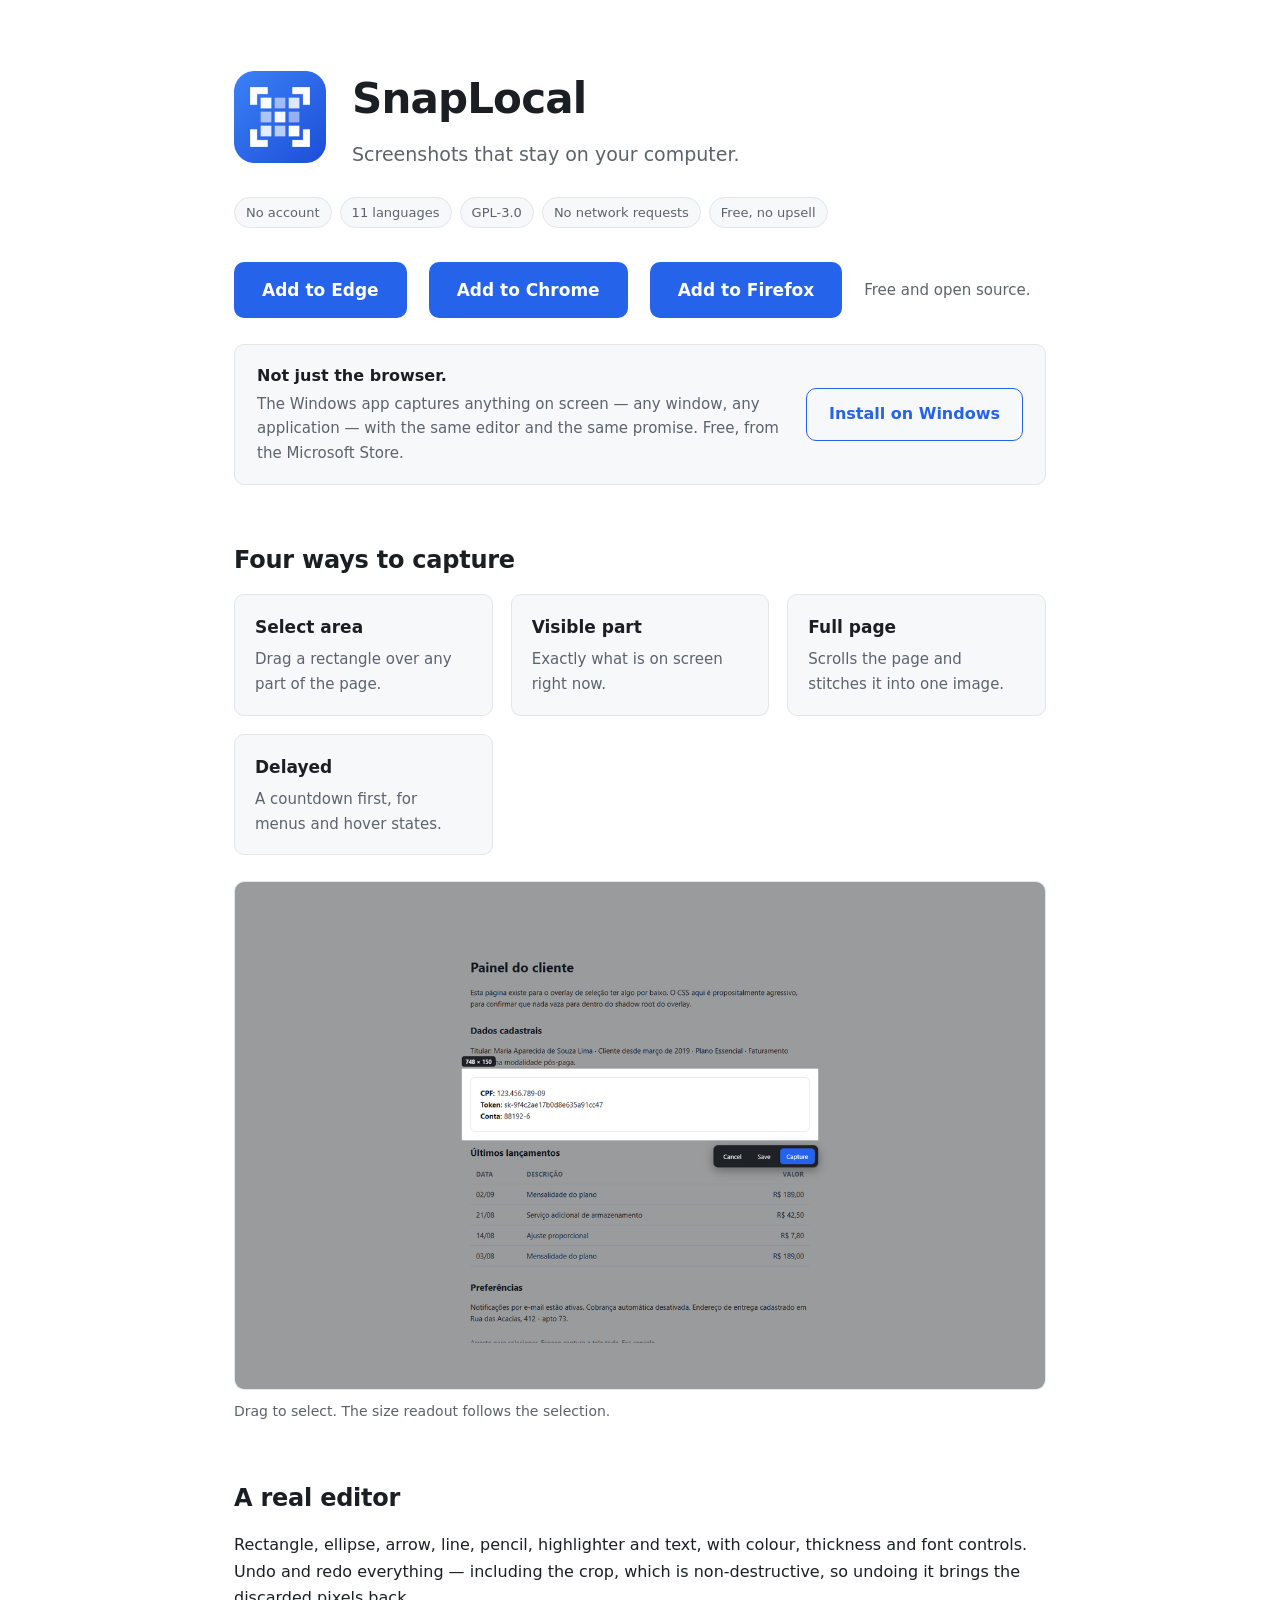
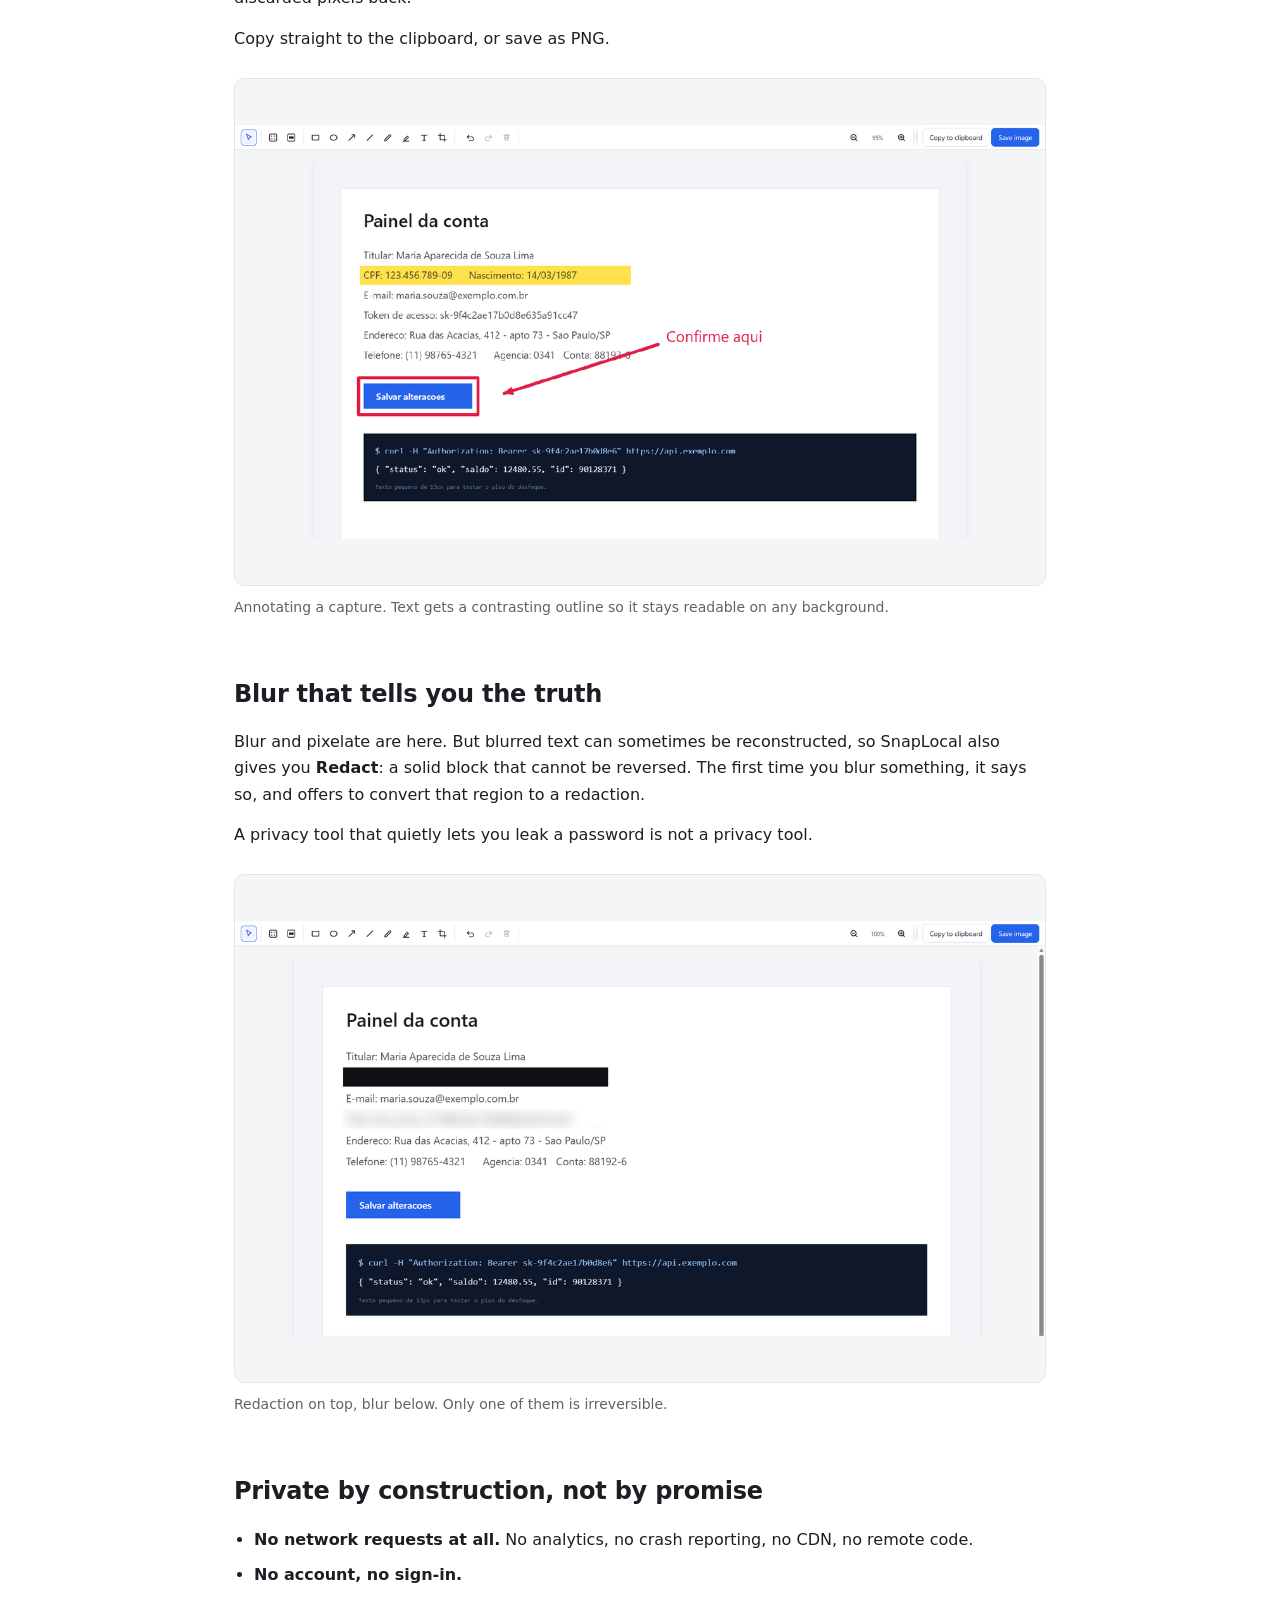
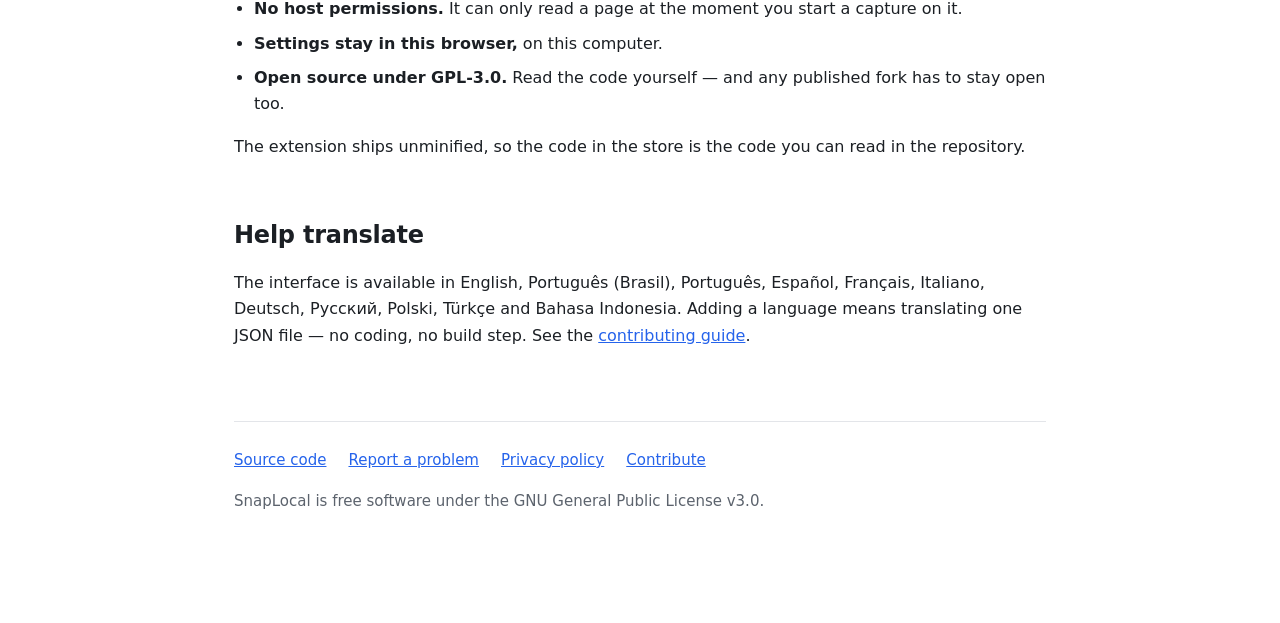
<file: docs/index.html>
<!doctype html>
<html lang="en">
<head>
<meta charset="utf-8">
<meta name="viewport" content="width=device-width, initial-scale=1">
<title>SnapLocal — screenshots that stay on your computer</title>
<meta name="description" content="Capture, annotate and blur screenshots in your browser, or anywhere on your Windows desktop. 100% local: no account, no cloud, no tracking, no network requests.">
<link rel="icon" href="store-assets/logo-300.png">
<style>
  :root {
    --bg: #ffffff; --surface: #f7f8fa; --border: #e3e5e9;
    --text: #1b1f24; --dim: #5c636d; --accent: #2563eb; --accent-soft: #eff4ff;
    color-scheme: light;
  }
  @media (prefers-color-scheme: dark) {
    :root {
      --bg: #16181d; --surface: #1e2126; --border: #32363d;
      --text: #e8eaed; --dim: #9aa1ab; --accent: #6b9bff; --accent-soft: #1d2740;
      color-scheme: dark;
    }
  }
  * { box-sizing: border-box; }
  body {
    margin: 0; background: var(--bg); color: var(--text);
    font: 16px/1.65 "Segoe UI", system-ui, -apple-system, sans-serif;
  }
  main { max-width: 860px; margin: 0 auto; padding: 64px 24px 96px; }

  .hero { display: flex; gap: 26px; align-items: center; margin-bottom: 12px; }
  .hero img { width: 92px; height: 92px; flex: none; }
  h1 { font-size: 42px; margin: 0; letter-spacing: -.02em; }
  .tagline { font-size: 19px; color: var(--dim); margin: 6px 0 0; }

  .badges { display: flex; flex-wrap: wrap; gap: 8px; margin: 26px 0 0; }
  .badge {
    font-size: 13px; padding: 4px 11px; border-radius: 999px;
    background: var(--surface); border: 1px solid var(--border); color: var(--dim);
  }

  .install { margin: 34px 0 8px; display: flex; align-items: center;
             gap: 22px; flex-wrap: wrap; }
  .button {
    display: inline-block; background: var(--accent); color: #fff;
    text-decoration: none; font-size: 17px; font-weight: 600;
    padding: 14px 28px; border-radius: 10px;
  }
  .button:hover { filter: brightness(1.08); }
  .note { margin: 0; color: var(--dim); font-size: 15px; }

  /* O app não é um quarto navegador: os três botões acima significam "adicione
     ao navegador que você está usando", e este significa outra coisa. Numa
     faixa própria, com botão de contorno, ninguém clica nele achando que
     instala a extensão. */
  .desktop {
    margin: 26px 0 0; padding: 18px 22px; display: flex; align-items: center;
    gap: 16px 22px; flex-wrap: wrap;
    background: var(--surface); border: 1px solid var(--border); border-radius: 10px;
  }
  .desktop > div { flex: 1 1 340px; }
  .desktop strong { display: block; margin-bottom: 2px; }
  .button.ghost {
    background: transparent; color: var(--accent);
    border: 1px solid var(--accent); padding: 12px 22px; font-size: 16px;
  }
  .button.ghost:hover { background: var(--accent-soft); filter: none; }

  h2 { font-size: 24px; margin: 56px 0 14px; letter-spacing: -.01em; }
  h3 { font-size: 17px; margin: 0 0 6px; }
  p { margin: 0 0 14px; }

  .grid { display: grid; gap: 18px; grid-template-columns: repeat(auto-fit, minmax(240px, 1fr)); }
  .cell {
    background: var(--surface); border: 1px solid var(--border);
    border-radius: 10px; padding: 18px 20px;
  }
  .cell p { margin: 0; color: var(--dim); font-size: 15px; }

  figure { margin: 26px 0; }
  figure img {
    width: 100%; border: 1px solid var(--border); border-radius: 10px; display: block;
  }
  figcaption { color: var(--dim); font-size: 14px; margin-top: 10px; }

  ul { padding-left: 20px; }
  li { margin: 8px 0; }
  a { color: var(--accent); }

  footer {
    margin-top: 72px; padding-top: 26px; border-top: 1px solid var(--border);
    color: var(--dim); font-size: 15px;
  }
  .links { display: flex; flex-wrap: wrap; gap: 10px 22px; margin-bottom: 16px; }
</style>
</head>
<body>
<main>

  <div class="hero">
    <img src="store-assets/logo-300.png" alt="">
    <div>
      <h1>SnapLocal</h1>
      <p class="tagline">Screenshots that stay on your computer.</p>
    </div>
  </div>

  <div class="badges">
    <span class="badge">No account</span>
    <span class="badge">11 languages</span>
    <span class="badge">GPL-3.0</span>
    <span class="badge">No network requests</span>
    <span class="badge">Free, no upsell</span>
  </div>

  <div class="install">
    <a class="button" href="https://microsoftedge.microsoft.com/addons/detail/bpenklkjkfmcmkbeggldokggnjpgfndn">Add to Edge</a>
    <a class="button" href="https://chromewebstore.google.com/detail/lbiffdmehabmombfigmpmfgidngiphnh">Add to Chrome</a>
    <a class="button" href="https://addons.mozilla.org/firefox/addon/snaplocal/">Add to Firefox</a>
    <p class="note">Free and open source.</p>
  </div>

  <div class="desktop">
    <div>
      <strong>Not just the browser.</strong>
      <p class="note">The Windows app captures anything on screen — any window, any
      application — with the same editor and the same promise. Free, from the
      Microsoft Store.</p>
    </div>
    <a class="button ghost" href="https://apps.microsoft.com/detail/9p5kccgm2bk7">Install on Windows</a>
  </div>

  <h2>Four ways to capture</h2>
  <div class="grid">
    <div class="cell">
      <h3>Select area</h3>
      <p>Drag a rectangle over any part of the page.</p>
    </div>
    <div class="cell">
      <h3>Visible part</h3>
      <p>Exactly what is on screen right now.</p>
    </div>
    <div class="cell">
      <h3>Full page</h3>
      <p>Scrolls the page and stitches it into one image.</p>
    </div>
    <div class="cell">
      <h3>Delayed</h3>
      <p>A countdown first, for menus and hover states.</p>
    </div>
  </div>

  <figure>
    <img src="store-assets/screenshots/01-area-selecionada-1280x800.png"
         alt="Selecting a region of a page, with the rest of the page dimmed">
    <figcaption>Drag to select. The size readout follows the selection.</figcaption>
  </figure>

  <h2>A real editor</h2>
  <p>Rectangle, ellipse, arrow, line, pencil, highlighter and text, with colour,
  thickness and font controls. Undo and redo everything — including the crop,
  which is non-destructive, so undoing it brings the discarded pixels back.</p>
  <p>Copy straight to the clipboard, or save as PNG.</p>

  <figure>
    <img src="store-assets/screenshots/04-anotacoes-1280x800.png"
         alt="The editor with a highlight, a rectangle, an arrow and a text label">
    <figcaption>Annotating a capture. Text gets a contrasting outline so it stays
    readable on any background.</figcaption>
  </figure>

  <h2>Blur that tells you the truth</h2>
  <p>Blur and pixelate are here. But blurred text can sometimes be
  reconstructed, so SnapLocal also gives you <strong>Redact</strong>: a solid
  block that cannot be reversed. The first time you blur something, it says so,
  and offers to convert that region to a redaction.</p>
  <p>A privacy tool that quietly lets you leak a password is not a privacy
  tool.</p>

  <figure>
    <img src="store-assets/screenshots/02-borrao-e-tarja-1280x800.png"
         alt="A capture with one line redacted behind a solid bar and another blurred">
    <figcaption>Redaction on top, blur below. Only one of them is irreversible.</figcaption>
  </figure>

  <h2>Private by construction, not by promise</h2>
  <ul>
    <li><strong>No network requests at all.</strong> No analytics, no crash
    reporting, no CDN, no remote code.</li>
    <li><strong>No account, no sign-in.</strong></li>
    <li><strong>No host permissions.</strong> It can only read a page at the
    moment you start a capture on it.</li>
    <li><strong>Settings stay in this browser,</strong> on this computer.</li>
    <li><strong>Open source under GPL-3.0.</strong> Read the code yourself — and
    any published fork has to stay open too.</li>
  </ul>
  <p>The extension ships unminified, so the code in the store is the code you
  can read in the repository.</p>

  <h2>Help translate</h2>
  <p>The interface is available in English, Português (Brasil), Português,
  Español, Français, Italiano, Deutsch, Русский, Polski, Türkçe and Bahasa
  Indonesia. Adding a language means translating one JSON file — no coding, no
  build step. See the
  <a href="https://github.com/Peiterc/snaplocal/blob/main/CONTRIBUTING.md">contributing
  guide</a>.</p>

  <footer>
    <div class="links">
      <a href="https://github.com/Peiterc/snaplocal">Source code</a>
      <a href="https://github.com/Peiterc/snaplocal/issues">Report a problem</a>
      <a href="privacy.html">Privacy policy</a>
      <a href="https://github.com/Peiterc/snaplocal/blob/main/CONTRIBUTING.md">Contribute</a>
    </div>
    <p>SnapLocal is free software under the GNU General Public License v3.0.</p>
  </footer>

</main>
</body>
</html>
</file>
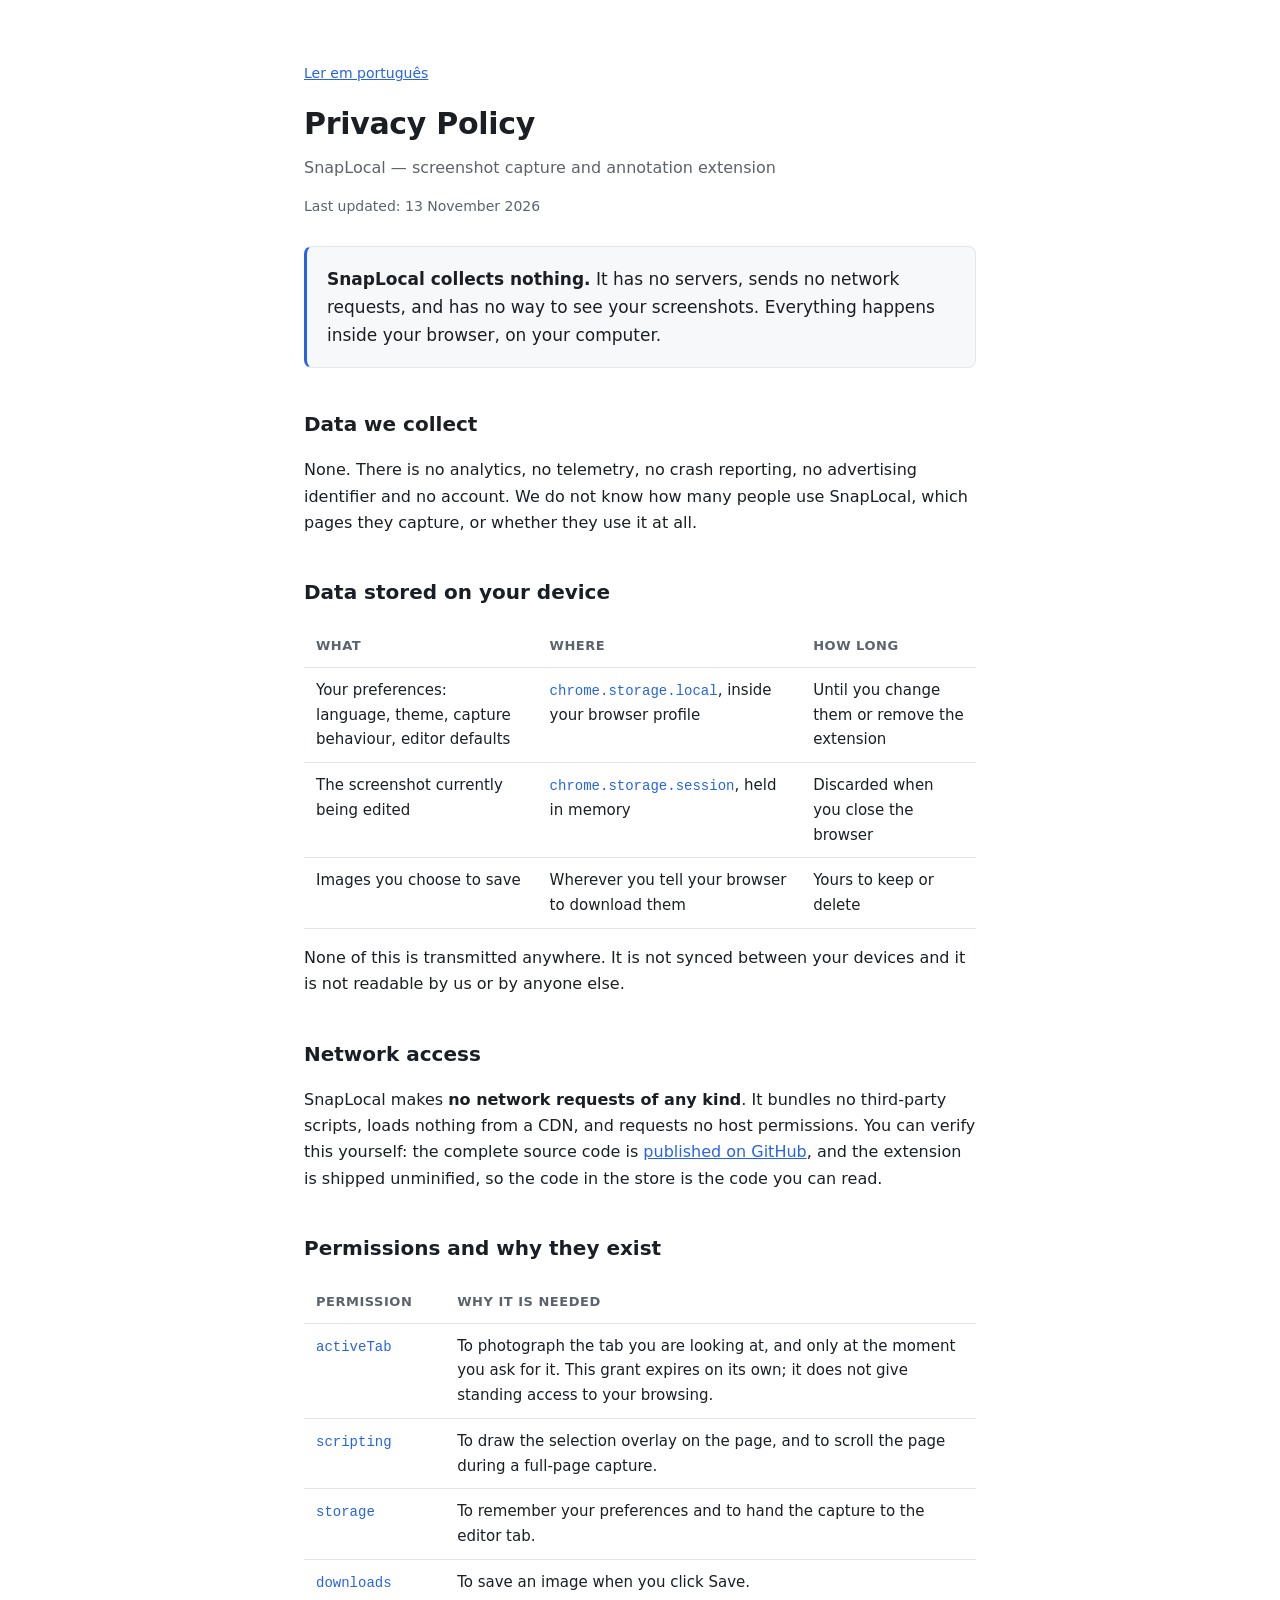
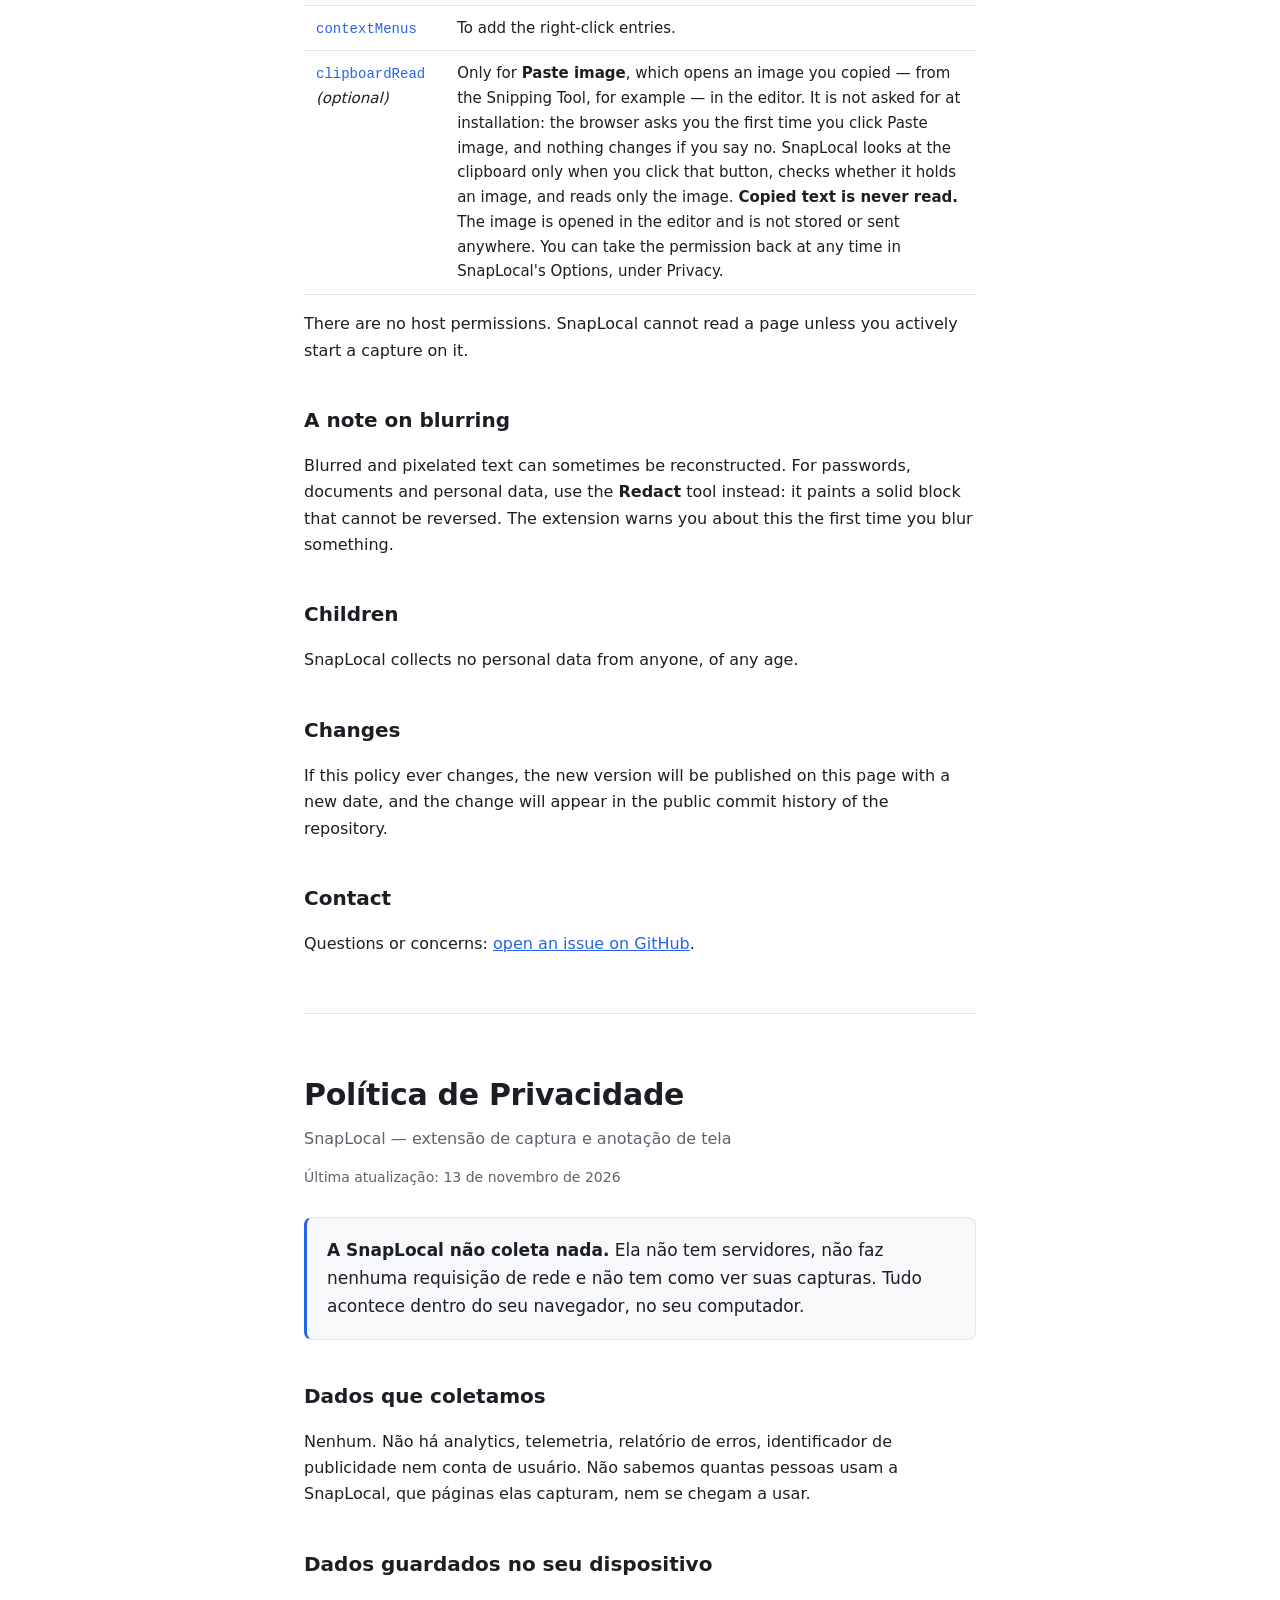
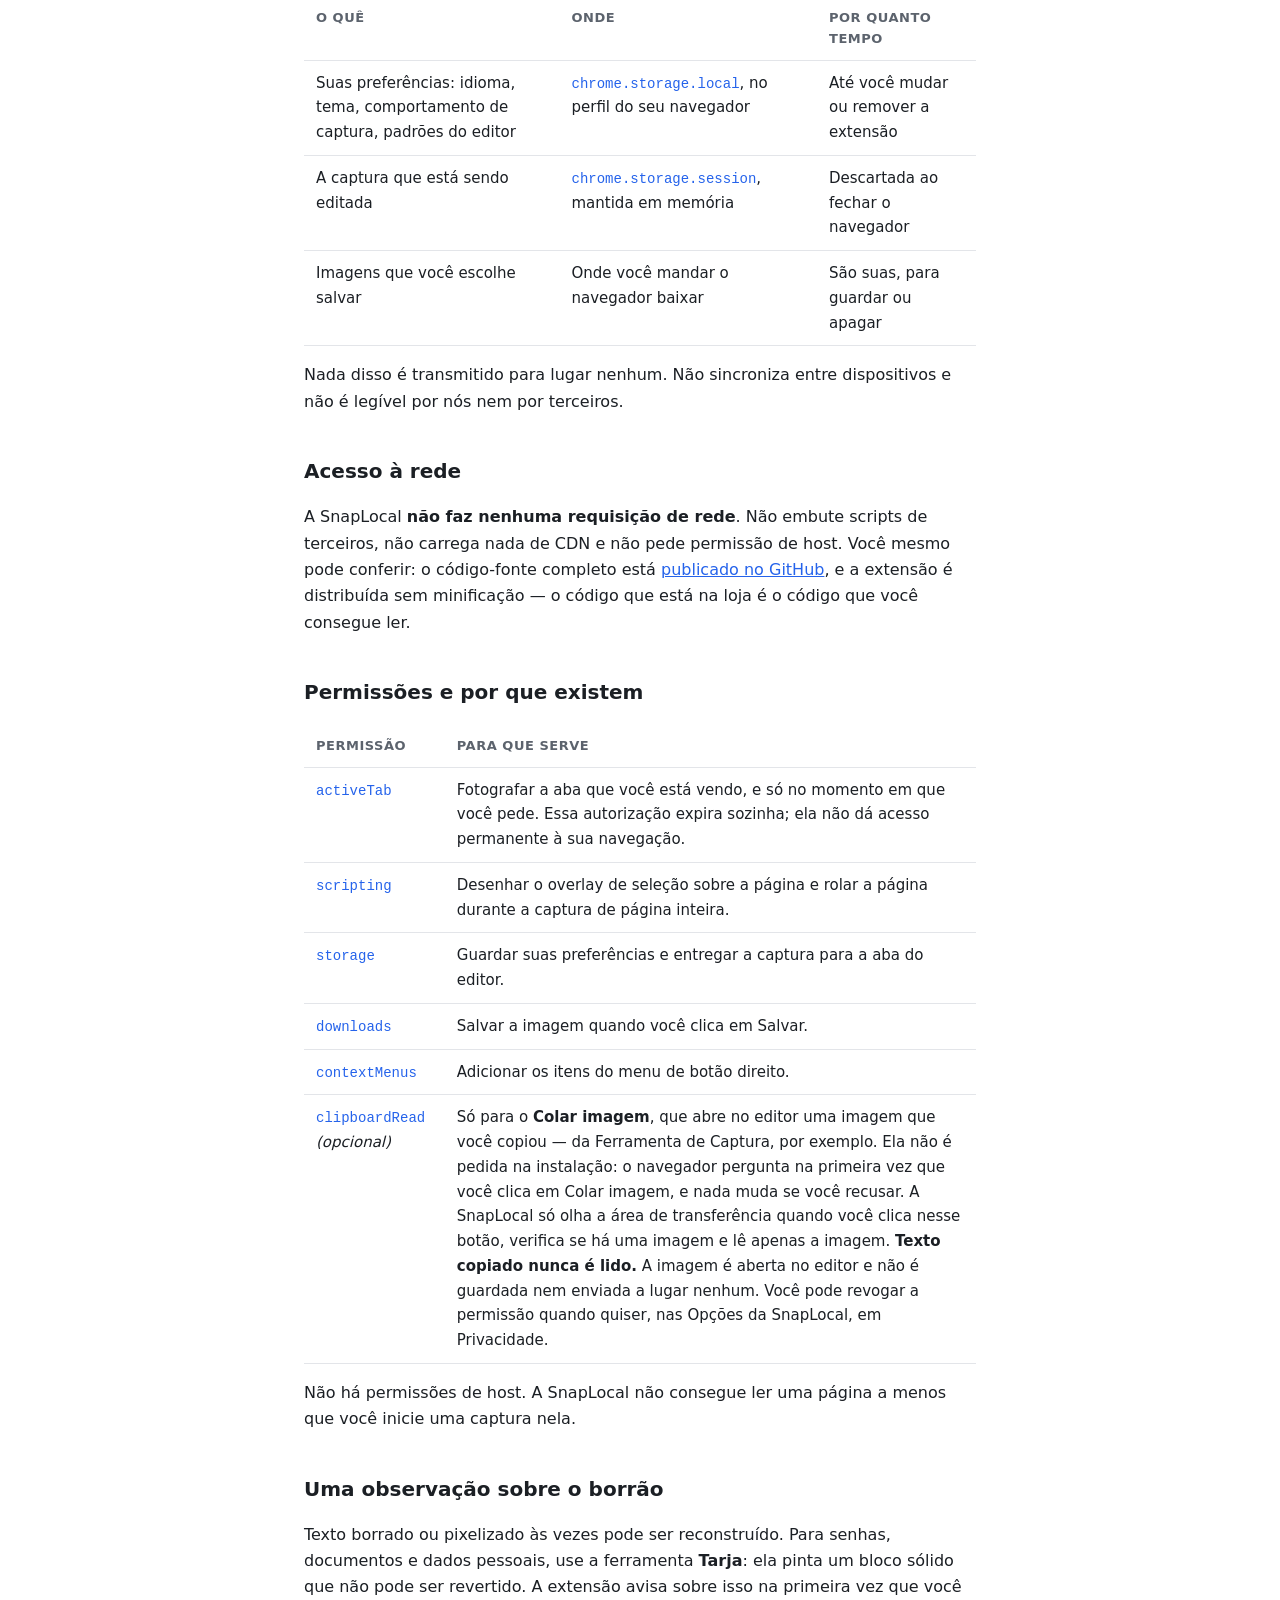
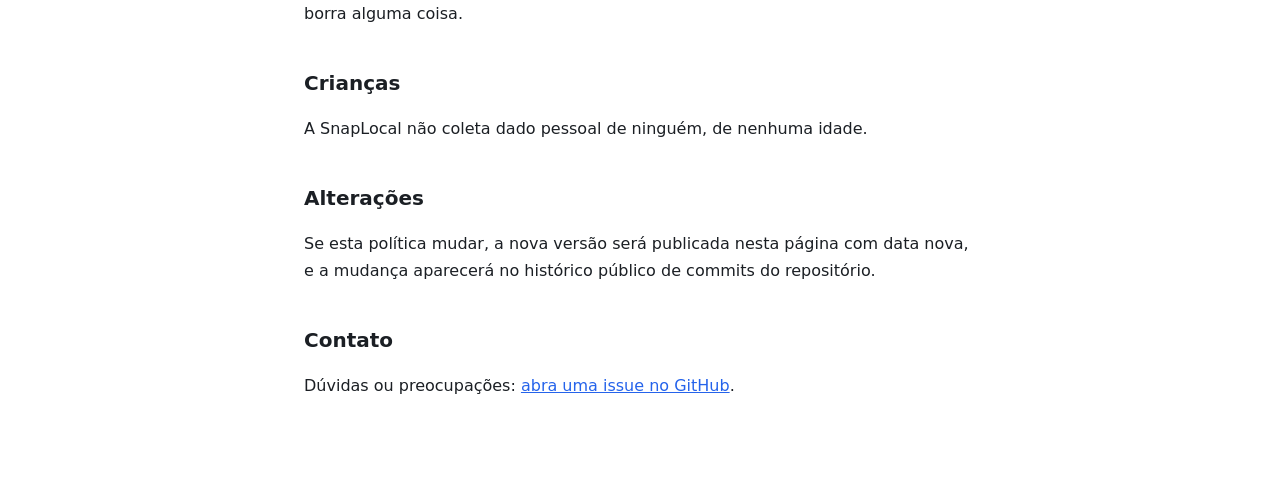
<file: docs/privacy.html>
<!doctype html>
<html lang="en">
<head>
<meta charset="utf-8">
<meta name="viewport" content="width=device-width, initial-scale=1">
<title>SnapLocal — Privacy Policy</title>
<style>
  :root {
    --bg: #ffffff; --surface: #f7f8fa; --border: #e3e5e9;
    --text: #1b1f24; --dim: #5c636d; --accent: #2563eb;
    color-scheme: light;
  }
  @media (prefers-color-scheme: dark) {
    :root {
      --bg: #16181d; --surface: #1e2126; --border: #32363d;
      --text: #e8eaed; --dim: #9aa1ab; --accent: #6b9bff;
      color-scheme: dark;
    }
  }
  * { box-sizing: border-box; }
  body {
    margin: 0; background: var(--bg); color: var(--text);
    font: 16px/1.65 "Segoe UI", system-ui, -apple-system, sans-serif;
  }
  main { max-width: 720px; margin: 0 auto; padding: 48px 24px 80px; }
  h1 { font-size: 30px; margin: 0 0 6px; letter-spacing: -.01em; }
  h2 { font-size: 20px; margin: 40px 0 12px; }
  .sub { color: var(--dim); margin: 0 0 8px; }
  .date { color: var(--dim); font-size: 14px; }
  .lede {
    background: var(--surface); border: 1px solid var(--border);
    border-left: 3px solid var(--accent); border-radius: 8px;
    padding: 18px 20px; margin: 28px 0;
  }
  .lede p { margin: 0; font-size: 17px; }
  table { border-collapse: collapse; width: 100%; margin: 16px 0; font-size: 15px; }
  th, td { text-align: left; padding: 10px 12px; border-bottom: 1px solid var(--border); vertical-align: top; }
  th { font-size: 13px; text-transform: uppercase; letter-spacing: .04em; color: var(--dim); }
  code { font: 14px ui-monospace, Consolas, monospace; color: var(--accent); }
  a { color: var(--accent); }
  ul { padding-left: 20px; }
  li { margin: 6px 0; }
  hr { border: 0; border-top: 1px solid var(--border); margin: 56px 0; }
  .nav { font-size: 14px; color: var(--dim); }
</style>
</head>
<body>
<main>

<p class="nav"><a href="#pt">Ler em português</a></p>

<h1>Privacy Policy</h1>
<p class="sub">SnapLocal — screenshot capture and annotation extension</p>
<p class="date">Last updated: 13 November 2026</p>

<div class="lede">
  <p><strong>SnapLocal collects nothing.</strong> It has no servers, sends no
  network requests, and has no way to see your screenshots. Everything happens
  inside your browser, on your computer.</p>
</div>

<h2>Data we collect</h2>
<p>None. There is no analytics, no telemetry, no crash reporting, no advertising
identifier and no account. We do not know how many people use SnapLocal, which
pages they capture, or whether they use it at all.</p>

<h2>Data stored on your device</h2>
<table>
  <tr><th>What</th><th>Where</th><th>How long</th></tr>
  <tr>
    <td>Your preferences: language, theme, capture behaviour, editor defaults</td>
    <td><code>chrome.storage.local</code>, inside your browser profile</td>
    <td>Until you change them or remove the extension</td>
  </tr>
  <tr>
    <td>The screenshot currently being edited</td>
    <td><code>chrome.storage.session</code>, held in memory</td>
    <td>Discarded when you close the browser</td>
  </tr>
  <tr>
    <td>Images you choose to save</td>
    <td>Wherever you tell your browser to download them</td>
    <td>Yours to keep or delete</td>
  </tr>
</table>
<p>None of this is transmitted anywhere. It is not synced between your devices
and it is not readable by us or by anyone else.</p>

<h2>Network access</h2>
<p>SnapLocal makes <strong>no network requests of any kind</strong>. It bundles
no third-party scripts, loads nothing from a CDN, and requests no host
permissions. You can verify this yourself: the complete source code is
<a href="https://github.com/Peiterc/snaplocal">published on GitHub</a>, and the
extension is shipped unminified, so the code in the store is the code you can
read.</p>

<h2>Permissions and why they exist</h2>
<table>
  <tr><th>Permission</th><th>Why it is needed</th></tr>
  <tr>
    <td><code>activeTab</code></td>
    <td>To photograph the tab you are looking at, and only at the moment you ask
    for it. This grant expires on its own; it does not give standing access to
    your browsing.</td>
  </tr>
  <tr>
    <td><code>scripting</code></td>
    <td>To draw the selection overlay on the page, and to scroll the page during
    a full-page capture.</td>
  </tr>
  <tr>
    <td><code>storage</code></td>
    <td>To remember your preferences and to hand the capture to the editor tab.</td>
  </tr>
  <tr>
    <td><code>downloads</code></td>
    <td>To save an image when you click Save.</td>
  </tr>
  <tr>
    <td><code>contextMenus</code></td>
    <td>To add the right-click entries.</td>
  </tr>
  <tr>
    <td><code>clipboardRead</code> <em>(optional)</em></td>
    <td>Only for <strong>Paste image</strong>, which opens an image you copied
    — from the Snipping Tool, for example — in the editor. It is not asked for
    at installation: the browser asks you the first time you click Paste image,
    and nothing changes if you say no. SnapLocal looks at the clipboard only
    when you click that button, checks whether it holds an image, and reads only
    the image. <strong>Copied text is never read.</strong> The image is opened
    in the editor and is not stored or sent anywhere. You can take the
    permission back at any time in SnapLocal's Options, under Privacy.</td>
  </tr>
</table>
<p>There are no host permissions. SnapLocal cannot read a page unless you
actively start a capture on it.</p>

<h2>A note on blurring</h2>
<p>Blurred and pixelated text can sometimes be reconstructed. For passwords,
documents and personal data, use the <strong>Redact</strong> tool instead: it
paints a solid block that cannot be reversed. The extension warns you about this
the first time you blur something.</p>

<h2>Children</h2>
<p>SnapLocal collects no personal data from anyone, of any age.</p>

<h2>Changes</h2>
<p>If this policy ever changes, the new version will be published on this page
with a new date, and the change will appear in the public commit history of the
repository.</p>

<h2>Contact</h2>
<p>Questions or concerns:
<a href="https://github.com/Peiterc/snaplocal/issues">open an issue on GitHub</a>.</p>

<hr>

<h1 id="pt">Política de Privacidade</h1>
<p class="sub">SnapLocal — extensão de captura e anotação de tela</p>
<p class="date">Última atualização: 13 de novembro de 2026</p>

<div class="lede">
  <p><strong>A SnapLocal não coleta nada.</strong> Ela não tem servidores, não
  faz nenhuma requisição de rede e não tem como ver suas capturas. Tudo acontece
  dentro do seu navegador, no seu computador.</p>
</div>

<h2>Dados que coletamos</h2>
<p>Nenhum. Não há analytics, telemetria, relatório de erros, identificador de
publicidade nem conta de usuário. Não sabemos quantas pessoas usam a SnapLocal,
que páginas elas capturam, nem se chegam a usar.</p>

<h2>Dados guardados no seu dispositivo</h2>
<table>
  <tr><th>O quê</th><th>Onde</th><th>Por quanto tempo</th></tr>
  <tr>
    <td>Suas preferências: idioma, tema, comportamento de captura, padrões do editor</td>
    <td><code>chrome.storage.local</code>, no perfil do seu navegador</td>
    <td>Até você mudar ou remover a extensão</td>
  </tr>
  <tr>
    <td>A captura que está sendo editada</td>
    <td><code>chrome.storage.session</code>, mantida em memória</td>
    <td>Descartada ao fechar o navegador</td>
  </tr>
  <tr>
    <td>Imagens que você escolhe salvar</td>
    <td>Onde você mandar o navegador baixar</td>
    <td>São suas, para guardar ou apagar</td>
  </tr>
</table>
<p>Nada disso é transmitido para lugar nenhum. Não sincroniza entre dispositivos
e não é legível por nós nem por terceiros.</p>

<h2>Acesso à rede</h2>
<p>A SnapLocal <strong>não faz nenhuma requisição de rede</strong>. Não embute
scripts de terceiros, não carrega nada de CDN e não pede permissão de host. Você
mesmo pode conferir: o código-fonte completo está
<a href="https://github.com/Peiterc/snaplocal">publicado no GitHub</a>, e a
extensão é distribuída sem minificação — o código que está na loja é o código
que você consegue ler.</p>

<h2>Permissões e por que existem</h2>
<table>
  <tr><th>Permissão</th><th>Para que serve</th></tr>
  <tr>
    <td><code>activeTab</code></td>
    <td>Fotografar a aba que você está vendo, e só no momento em que você pede.
    Essa autorização expira sozinha; ela não dá acesso permanente à sua
    navegação.</td>
  </tr>
  <tr>
    <td><code>scripting</code></td>
    <td>Desenhar o overlay de seleção sobre a página e rolar a página durante a
    captura de página inteira.</td>
  </tr>
  <tr>
    <td><code>storage</code></td>
    <td>Guardar suas preferências e entregar a captura para a aba do editor.</td>
  </tr>
  <tr>
    <td><code>downloads</code></td>
    <td>Salvar a imagem quando você clica em Salvar.</td>
  </tr>
  <tr>
    <td><code>contextMenus</code></td>
    <td>Adicionar os itens do menu de botão direito.</td>
  </tr>
  <tr>
    <td><code>clipboardRead</code> <em>(opcional)</em></td>
    <td>Só para o <strong>Colar imagem</strong>, que abre no editor uma imagem
    que você copiou — da Ferramenta de Captura, por exemplo. Ela não é pedida na
    instalação: o navegador pergunta na primeira vez que você clica em Colar
    imagem, e nada muda se você recusar. A SnapLocal só olha a área de
    transferência quando você clica nesse botão, verifica se há uma imagem e lê
    apenas a imagem. <strong>Texto copiado nunca é lido.</strong> A imagem é
    aberta no editor e não é guardada nem enviada a lugar nenhum. Você pode
    revogar a permissão quando quiser, nas Opções da SnapLocal, em
    Privacidade.</td>
  </tr>
</table>
<p>Não há permissões de host. A SnapLocal não consegue ler uma página a menos
que você inicie uma captura nela.</p>

<h2>Uma observação sobre o borrão</h2>
<p>Texto borrado ou pixelizado às vezes pode ser reconstruído. Para senhas,
documentos e dados pessoais, use a ferramenta <strong>Tarja</strong>: ela pinta
um bloco sólido que não pode ser revertido. A extensão avisa sobre isso na
primeira vez que você borra alguma coisa.</p>

<h2>Crianças</h2>
<p>A SnapLocal não coleta dado pessoal de ninguém, de nenhuma idade.</p>

<h2>Alterações</h2>
<p>Se esta política mudar, a nova versão será publicada nesta página com data
nova, e a mudança aparecerá no histórico público de commits do repositório.</p>

<h2>Contato</h2>
<p>Dúvidas ou preocupações:
<a href="https://github.com/Peiterc/snaplocal/issues">abra uma issue no GitHub</a>.</p>

</main>
</body>
</html>
</file>
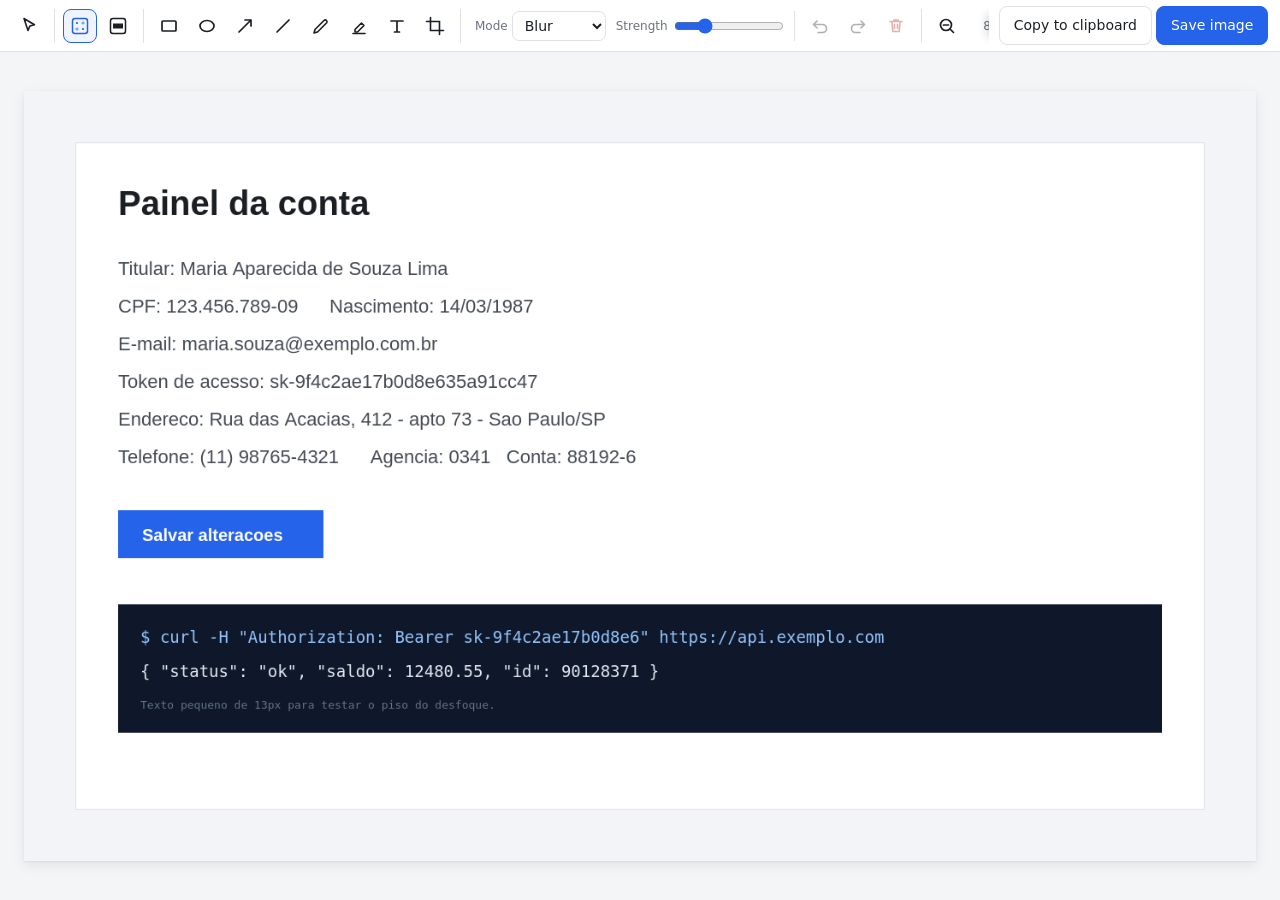
<file: tools/harness.html>
<!doctype html>
<html>
<head>
  <meta charset="utf-8">
  <title>SnapLocal harness</title>
  <!-- Everything below resolves against the real editor folder, so the harness
       loads the shipping HTML, CSS and JS instead of a copy that could drift. -->
  <base href="../extension/editor/">
</head>
<body>
<script type="module">
/**
 * Development harness: runs the real editor outside the extension.
 *
 * It stubs only the chrome.* surface the editor touches and feeds it a
 * synthetic screenshot, so the drawing tools, undo/redo, text editing and
 * export can be exercised in a plain browser. It is not part of the build.
 */

const store = { local: {}, session: {} };

function area(bag) {
  return {
    async get(query) {
      if (typeof query === 'string') return { [query]: bag[query] };
      if (Array.isArray(query)) return Object.fromEntries(query.map((k) => [k, bag[k]]));
      return { ...query, ...Object.fromEntries(Object.entries(bag).filter(([k]) => k in (query ?? {}))) };
    },
    async set(values) { Object.assign(bag, values); }
  };
}

/**
 * A stand-in screenshot, sized like a real one.
 *
 * The dimensions matter beyond looks: a small sample would sit in a sea of
 * empty stage inside a maximised editor, and the store screenshots taken from
 * it would be mostly blank. It also keeps small text in the frame, so blur
 * strength can still be judged by eye.
 */
function fakeCapture() {
  const c = document.createElement('canvas');
  c.width = 1440; c.height = 900;
  const x = c.getContext('2d');

  x.fillStyle = '#f2f4f8'; x.fillRect(0, 0, c.width, c.height);
  x.fillStyle = '#ffffff'; x.fillRect(60, 60, 1320, 780);
  x.strokeStyle = '#dfe3ea'; x.strokeRect(60.5, 60.5, 1319, 779);

  x.fillStyle = '#1b1f24';
  x.font = '600 40px "Segoe UI", sans-serif';
  x.fillText('Painel da conta', 110, 145);

  x.font = '22px "Segoe UI", sans-serif';
  x.fillStyle = '#454b54';
  const lines = [
    'Titular: Maria Aparecida de Souza Lima',
    'CPF: 123.456.789-09      Nascimento: 14/03/1987',
    'E-mail: maria.souza@exemplo.com.br',
    'Token de acesso: sk-9f4c2ae17b0d8e635a91cc47',
    'Endereco: Rua das Acacias, 412 - apto 73 - Sao Paulo/SP',
    'Telefone: (11) 98765-4321      Agencia: 0341   Conta: 88192-6'
  ];
  lines.forEach((line, i) => x.fillText(line, 110, 215 + i * 44));

  x.fillStyle = '#2563eb'; x.fillRect(110, 490, 240, 56);
  x.fillStyle = '#fff'; x.font = '600 20px "Segoe UI", sans-serif';
  x.fillText('Salvar alteracoes', 138, 526);

  x.fillStyle = '#0f172a'; x.fillRect(110, 600, 1220, 150);
  x.fillStyle = '#93c5fd'; x.font = '19px ui-monospace, Consolas, monospace';
  x.fillText('$ curl -H "Authorization: Bearer sk-9f4c2ae17b0d8e6" https://api.exemplo.com', 136, 645);
  x.fillStyle = '#e2e8f0';
  x.fillText('{ "status": "ok", "saldo": 12480.55, "id": 90128371 }', 136, 685);
  x.fillStyle = '#64748b'; x.font = '13px ui-monospace, Consolas, monospace';
  x.fillText('Texto pequeno de 13px para testar o piso do desfoque.', 136, 722);
  return c.toDataURL('image/png');
}

window.chrome = {
  storage: { local: area(store.local), session: area(store.session), onChanged: { addListener() {} } },
  runtime: {
    // The <base> above points at extension/editor/, so one level up is extension/.
    getURL: (path) => `../${path}`,
    getManifest: () => ({ version: '0.0.0-harness' })
  },
  i18n: { getUILanguage: () => new URLSearchParams(location.search).get('lang') || 'en' },
  downloads: {
    async download({ filename }) {
      document.getElementById('harnessNote').textContent = `download(): ${filename}`;
    }
  }
};

store.session.lastCapture = { dataUrl: fakeCapture(), title: 'Painel da conta', url: 'https://exemplo.com', at: Date.now() };

// ?shot=<nome> pre-monta um quadro para os screenshots da loja. O aviso de blur
// precisa estar decidido antes do editor iniciar.
const shot = new URLSearchParams(location.search).get('shot');
if (shot && shot !== 'warn') store.local.blurWarningDismissed = true;

// Eventos de ponteiro sinteticos nao tem pointerId ativo, e setPointerCapture
// lanca NotFoundError nesse caso. So o harness precisa disto.
HTMLElement.prototype.setPointerCapture = function () {};

// ?clip=imagem|texto|vazio simula a área de transferência para o "Colar
// imagem" (?source=clipboard). O painel de testes nega a área de
// transferência real a qualquer página, então a leitura é trocada aqui. Cada
// getType fica em window.__clipboardReads: é assim que se confere que texto
// copiado — que o item "imagem" também traz — nunca é lido.
const params = new URLSearchParams(location.search);
const clip = params.get('clip');
if (clip) {
  window.__clipboardReads = [];
  const png = await (await fetch(fakeCapture())).blob();
  const item = (types) => ({
    types,
    async getType(type) {
      window.__clipboardReads.push(type);
      return type.startsWith('image/') ? png : new Blob(['senha-copiada'], { type: 'text/plain' });
    }
  });
  const conteudo = { imagem: [item(['text/plain', 'image/png'])], texto: [item(['text/plain'])], vazio: [] }[clip] ?? [];
  Object.defineProperty(navigator, 'clipboard', {
    configurable: true,
    value: { read: async () => conteudo, write: async () => {} }
  });
}
// ?capture=none: editor aberto sem captura, que agora espera um Ctrl+V.
if (params.get('capture') === 'none') delete store.session.lastCapture;

// Pull in the shipping markup, then hand control to the real editor script.
const page = await (await fetch('editor.html')).text();
const parsed = new DOMParser().parseFromString(page, 'text/html');
for (const link of parsed.head.querySelectorAll('link[rel="stylesheet"]')) {
  document.head.append(link.cloneNode(true));
}
document.body.className = parsed.body.className;
document.body.innerHTML = parsed.body.innerHTML
  + '<div id="harnessNote" style="position:fixed;left:8px;bottom:8px;font:11px monospace;opacity:.6"></div>';

await import('./editor.js');

/* ---------------- quadros pre-montados para a loja ---------------- */

const board = document.getElementById('board');
/** Espera dois quadros, mas com prazo: requestAnimationFrame não dispara em aba
 *  oculta, e sem o timeout a montagem do quadro trava para sempre no meio. */
const raf = () => new Promise((resolve) => {
  let done = false;
  const finish = () => { if (!done) { done = true; resolve(); } };
  requestAnimationFrame(() => requestAnimationFrame(finish));
  setTimeout(finish, 250);
});

/** Dispara um evento de ponteiro em coordenadas da imagem, nao da tela. */
function at(type, x, y) {
  const r = board.getBoundingClientRect();
  board.dispatchEvent(new PointerEvent(type, {
    clientX: r.left + x * (r.width / board.width),
    clientY: r.top + y * (r.height / board.height),
    button: 0, buttons: type === 'pointerup' ? 0 : 1,
    bubbles: true, pointerId: 1, isPrimary: true
  }));
}

const drag = (x0, y0, x1, y1) => {
  at('pointerdown', x0, y0);
  at('pointermove', (x0 + x1) / 2, (y0 + y1) / 2);
  at('pointermove', x1, y1);
  at('pointerup', x1, y1);
};

const tool = (name) => document.querySelector(`.tool[data-tool="${name}"]`).click();
const swatch = (hex) => document.querySelector(`#swatches button[data-color="${hex}"]`).click();
const deselect = () => document.dispatchEvent(new KeyboardEvent('keydown', { key: 'Escape', bubbles: true }));

async function label(x, y, text) {
  tool('text');
  at('pointerdown', x, y);
  await raf();
  const input = document.getElementById('textInput');
  input.value = text;
  input.dispatchEvent(new Event('input'));
  // Escape em vez de blur(): o campo pode nunca ter recebido foco numa aba de
  // fundo, e aí blur() não dispara nada e o rótulo fica vazio e pendurado.
  input.dispatchEvent(new KeyboardEvent('keydown', { key: 'Escape', bubbles: true }));
  await raf();
}

const SHOTS = {
  // Borrão e tarja lado a lado, para a diferença entre os dois ficar óbvia.
  async blur() {
    tool('blur');
    drag(104, 318, 902, 358);
    await raf();
    tool('redact');
    drag(104, 230, 660, 270);
    await raf();
    tool('move');
    deselect();
  },

  // O aviso de que borrão é reversível, que nenhum concorrente mostra.
  async warn() {
    tool('blur');
    drag(104, 318, 902, 358);
    await raf();
  },

  // O editor anotando de verdade: marca-texto, retângulo, seta e texto.
  async annotate() {
    tool('highlight');
    drag(102, 230, 700, 272);
    await raf();
    // Desenhar deixa a forma selecionada, então trocar a cor agora repintaria
    // o marca-texto em vez de definir o padrão das próximas formas.
    deselect();

    swatch('#e11d48');
    const stroke = document.getElementById('stroke');
    stroke.value = '7';
    stroke.dispatchEvent(new Event('input'));
    const size = document.getElementById('fontSize');
    size.value = '34';
    size.dispatchEvent(new Event('input'));

    tool('rect');
    drag(96, 474, 366, 562);
    await raf();
    deselect();

    tool('arrow');
    drag(760, 404, 420, 512);
    await raf();
    deselect();

    await label(778, 372, 'Confirme aqui');
    tool('move');
    deselect();
  }
};

if (shot && SHOTS[shot]) {
  const note = document.getElementById('harnessNote');
  try {
    await SHOTS[shot]();
    note.textContent = `quadro: ${shot}`;
  } catch (error) {
    // Sem isto uma falha na montagem some em silêncio e o quadro sai pela
    // metade, parecendo um bug do editor em vez de um bug do harness.
    note.textContent = `ERRO no quadro ${shot}: ${error.message}`;
    note.style.color = '#ff7b72';
  }
}
</script>
</body>
</html>
</file>
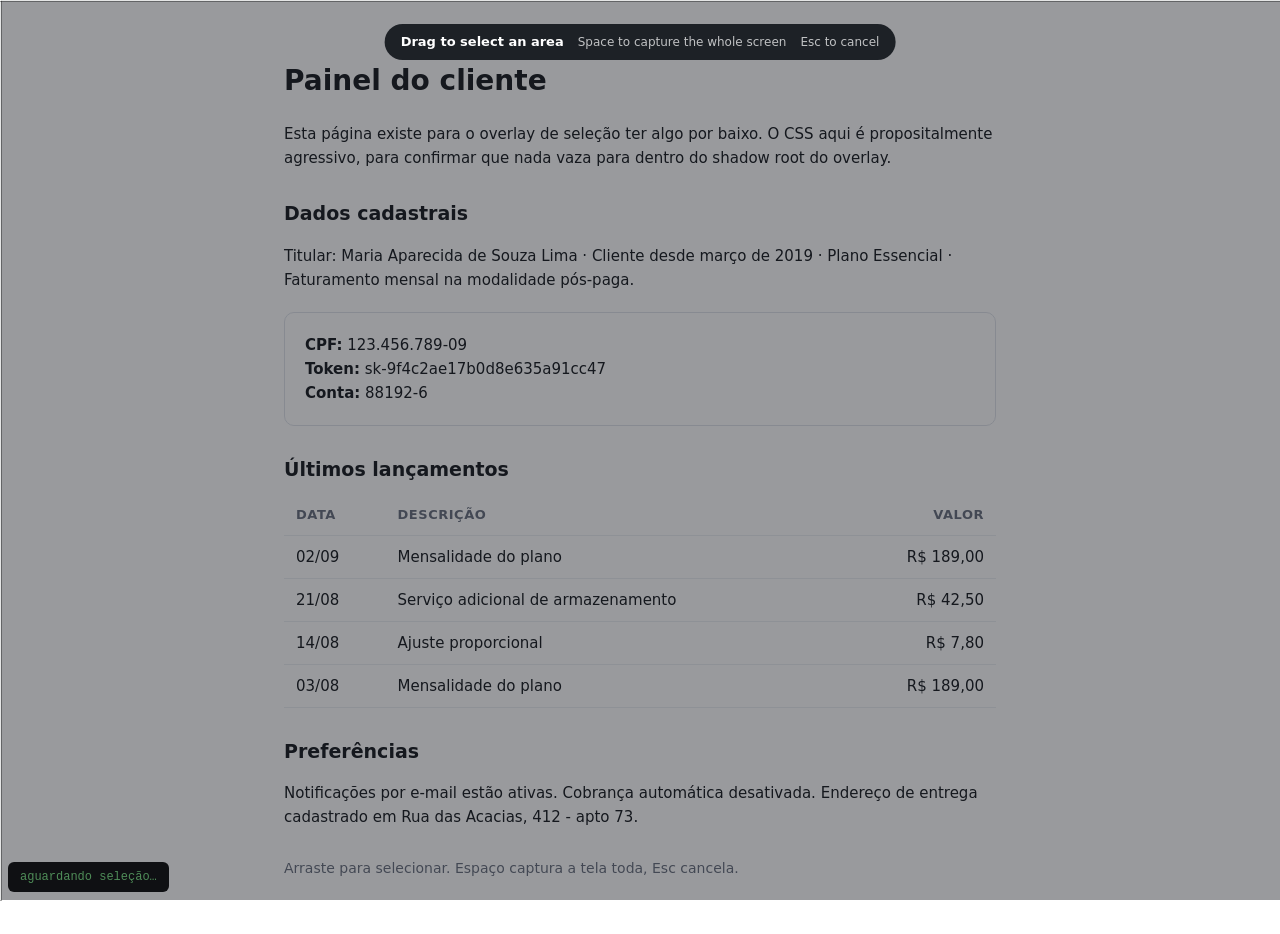
<file: tools/overlay-harness.html>
<!doctype html>
<html>
<head>
  <meta charset="utf-8">
  <title>Overlay harness</title>
  <style>
    body { margin: 0; font: 15px/1.6 "Segoe UI", system-ui, sans-serif; color: #1b1f24; }
    .page { max-width: 760px; margin: 0 auto; padding: 40px 24px; }
    h1 { font-size: 28px; }
    .card { border: 1px solid #dfe3ea; border-radius: 10px; padding: 20px; margin: 20px 0;
            background: #fff; }
    h2 { font-size: 19px; margin: 28px 0 8px; }
    table { border-collapse: collapse; width: 100%; margin: 12px 0; }
    th, td { text-align: left; padding: 9px 12px; border-bottom: 1px solid #eceef2; }
    th { font-size: 13px; text-transform: uppercase; letter-spacing: .04em; color: #6b7280; }
    td:last-child, th:last-child { text-align: right; }
    .dica { color: #6b7280; font-size: 14px; margin-top: 28px; }
    /* Deliberately hostile page CSS: the overlay must ignore all of it. */
    div { outline: 0 !important; }
    * { box-sizing: border-box; }
    #log { position: fixed; left: 8px; bottom: 8px; z-index: 10;
           font: 12px ui-monospace, Consolas, monospace; background: #111;
           color: #7ee787; padding: 8px 12px; border-radius: 6px; }
  </style>
</head>
<body>
  <!--
    A página precisa encher a viewport inteira. Numa página curta, o overlay
    escurece um vazio cinza enorme, e o screenshot da loja — que é a miniatura
    — fica com metade da imagem sem nada.
  -->
  <div class="page">
    <h1>Painel do cliente</h1>
    <p>Esta página existe para o overlay de seleção ter algo por baixo. O CSS
      aqui é propositalmente agressivo, para confirmar que nada vaza para dentro
      do shadow root do overlay.</p>

    <h2>Dados cadastrais</h2>
    <p>Titular: Maria Aparecida de Souza Lima · Cliente desde março de 2019 ·
      Plano Essencial · Faturamento mensal na modalidade pós-paga.</p>

    <div class="card" id="alvo">
      <strong>CPF:</strong> 123.456.789-09<br>
      <strong>Token:</strong> sk-9f4c2ae17b0d8e635a91cc47<br>
      <strong>Conta:</strong> 88192-6
    </div>

    <h2>Últimos lançamentos</h2>
    <table>
      <tr><th>Data</th><th>Descrição</th><th>Valor</th></tr>
      <tr><td>02/09</td><td>Mensalidade do plano</td><td>R$ 189,00</td></tr>
      <tr><td>21/08</td><td>Serviço adicional de armazenamento</td><td>R$ 42,50</td></tr>
      <tr><td>14/08</td><td>Ajuste proporcional</td><td>R$ 7,80</td></tr>
      <tr><td>03/08</td><td>Mensalidade do plano</td><td>R$ 189,00</td></tr>
    </table>

    <h2>Preferências</h2>
    <p>Notificações por e-mail estão ativas. Cobrança automática desativada.
      Endereço de entrega cadastrado em Rua das Acacias, 412 - apto 73.</p>
    <p class="dica">Arraste para selecionar. Espaço captura a tela toda, Esc cancela.</p>
  </div>

  <div id="log">aguardando seleção…</div>

  <script>
    // Stubs the two chrome.* surfaces the overlay touches.
    window.chrome = {
      runtime: {
        sendMessage(message, respond) {
          document.getElementById('log').textContent =
            `rect ${Math.round(message.rect.x)},${Math.round(message.rect.y)} `
            + `${Math.round(message.rect.w)}×${Math.round(message.rect.h)} `
            + `| viewport ${message.viewport.w}×${message.viewport.h} `
            + `| action ${message.action}`;
          window.__lastMessage = message;
          setTimeout(respond, 50);
        }
      }
    };
  </script>
  <script>
    // O overlay usa shadow root fechado de propósito, então nem a página nem
    // este harness alcançam o conteúdo. Para conseguir montar uma seleção sem
    // depender de alguém arrastar o mouse igualzinho duas vezes, o harness
    // força o modo aberto — só aqui, nunca no pacote.
    if (new URLSearchParams(location.search).get('shot')) {
      const attach = Element.prototype.attachShadow;
      Element.prototype.attachShadow = function (init) {
        return attach.call(this, { ...init, mode: 'open' });
      };
      // Eventos de ponteiro sintéticos não têm pointerId ativo, e
      // setPointerCapture lança NotFoundError nesse caso.
      HTMLElement.prototype.setPointerCapture = function () {};
    }
  </script>
  <script src="../extension/content/overlay.js"></script>
  <script>
    // ?instant=1 exercises the no-confirmation path, which is the shipping default.
    globalThis.__snapLocalArea.open({
      hint: 'Drag to select an area',
      fullscreen: 'Space to capture the whole screen',
      cancel: 'Esc to cancel',
      capture: 'Capture',
      save: 'Save',
      cancelAction: 'Cancel',
      dimensions: '{w} × {h}'
    }, { instant: new URLSearchParams(location.search).has('instant') });

    // ?shot=area monta a seleção em volta do cartão de dados sensíveis, para o
    // screenshot da loja sair sempre igual. As coordenadas vêm do elemento, não
    // fixas, então funciona em qualquer tamanho de janela.
    if (new URLSearchParams(location.search).get('shot') === 'area') {
      const layer = document.getElementById('snaplocal-area-overlay')
                            .shadowRoot.querySelector('.layer');
      const box = document.getElementById('alvo').getBoundingClientRect();
      const pad = 18;
      const send = (type, x, y) => layer.dispatchEvent(new PointerEvent(type, {
        clientX: x, clientY: y, button: 0, buttons: type === 'pointerup' ? 0 : 1,
        bubbles: true, pointerId: 1, isPrimary: true
      }));
      const x0 = box.left - pad, y0 = box.top - pad;
      const x1 = box.right + pad, y1 = box.bottom + pad;
      send('pointerdown', x0, y0);
      send('pointermove', (x0 + x1) / 2, (y0 + y1) / 2);
      send('pointermove', x1, y1);
      send('pointerup', x1, y1);
      document.getElementById('log').textContent = 'quadro: area';
    }
  </script>
</body>
</html>
</file>
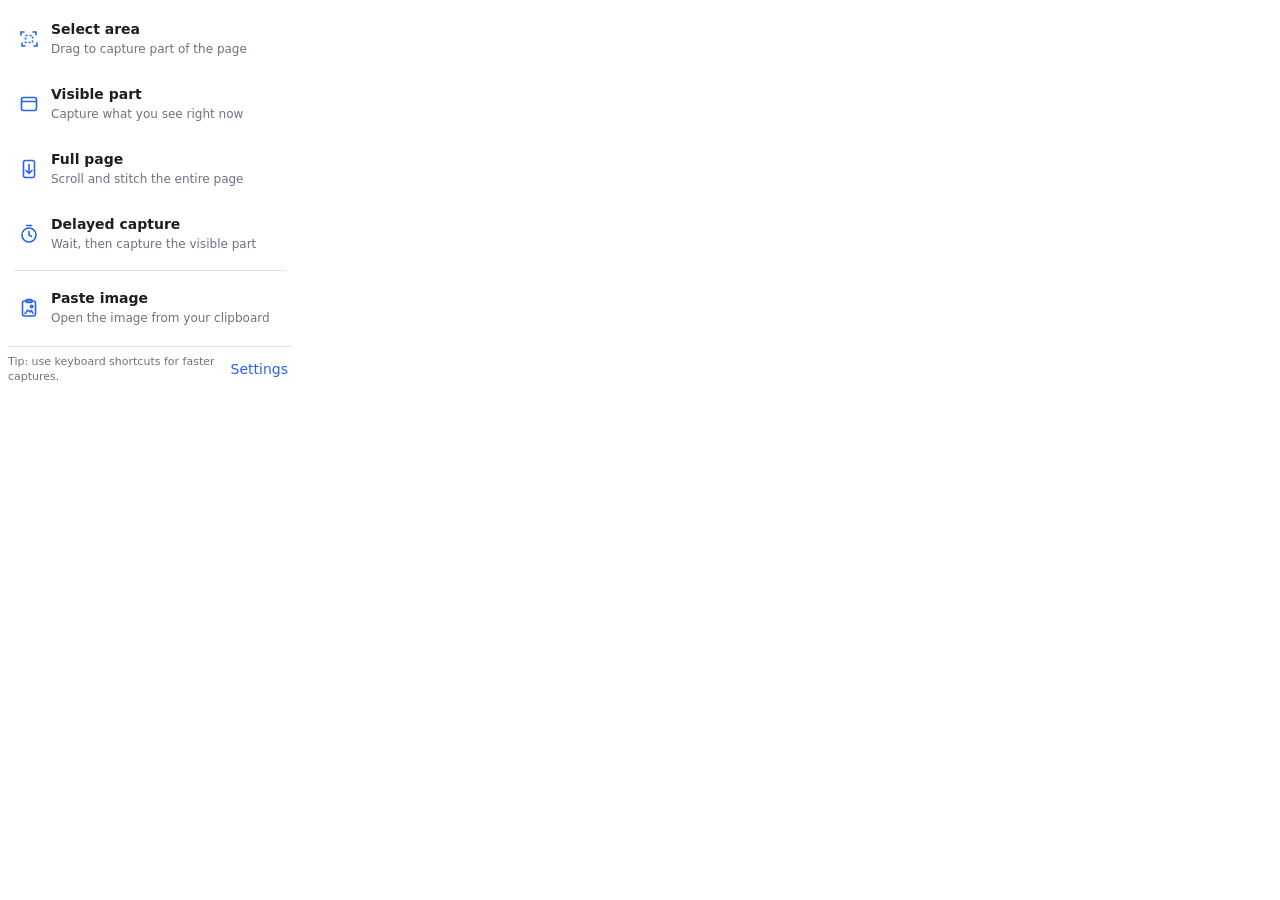
<file: tools/popup-harness.html>
<!doctype html>
<html>
<head>
  <meta charset="utf-8">
  <title>SnapLocal popup harness</title>
  <!-- Resolve contra a pasta real do popup: o harness carrega o HTML, o CSS e o
       JS que vão no pacote, e não uma cópia que poderia divergir. -->
  <base href="../extension/popup/">
</head>
<body>
<script type="module">
/**
 * Harness do popup: roda o popup de verdade fora da extensão.
 *
 * Simula só o que ele toca — chrome.storage, chrome.permissions,
 * chrome.runtime e a área de transferência — para exercitar o botão "Colar
 * imagem" com cliques reais. Não entra no build.
 *
 *   ?perm=sim|nao|erro   resposta do pedido de permissão (erro: ele lança, como o Firefox faz)
 *   ?clip=imagem|texto|vazio|erro   o que há na área de transferência
 *   ?lang=pt-BR          idioma da interface
 *   ?page=options        abre as Opções no lugar do popup
 *   ?concedida=sim       a permissão já foi dada antes (para as Opções)
 *
 * O que aconteceu fica em window.__log.
 */
const params = new URLSearchParams(location.search);
window.__log = [];
const log = (entry) => window.__log.push(entry);

window.chrome = {
  storage: {
    // Devolve os padrões que a página pedir: é o estado de quem nunca mudou nada.
    local: { async get(query) { return query && typeof query === 'object' && !Array.isArray(query) ? { ...query } : {}; },
             async set() {} },
    onChanged: { addListener() {} }
  },
  runtime: {
    getURL: (path) => `../${path}`,
    getManifest: () => ({ version: '0.0.0-harness' }),
    async sendMessage(msg) { log({ mensagem: msg }); return { ok: true }; },
    openOptionsPage() { log('opcoes'); }
  },
  permissions: {
    async request(what) {
      log({ pediu: what.permissions });
      if (params.get('perm') === 'erro') throw new Error('Cannot request permission clipboardRead since it was not declared in optional_permissions');
      return params.get('perm') !== 'nao';
    },
    async contains() { return params.get('concedida') === 'sim'; },
    async remove(what) { log({ revogou: what.permissions }); params.set('concedida', 'nao'); return true; }
  },
  i18n: { getUILanguage: () => params.get('lang') || 'en' }
};

const png = new Blob([new Uint8Array([137, 80, 78, 71])], { type: 'image/png' });
const item = (types) => ({
  types,
  async getType(type) { log({ leu: type }); return type.startsWith('image/') ? png : new Blob(['senha']); }
});
const conteudo = { imagem: [item(['text/plain', 'image/png'])], texto: [item(['text/plain'])], vazio: [] };
Object.defineProperty(navigator, 'clipboard', {
  configurable: true,
  value: {
    async read() {
      if (params.get('clip') === 'erro') throw new DOMException('Document is not focused.', 'NotAllowedError');
      return conteudo[params.get('clip')] ?? [];
    }
  }
});

// Fechar o popup, no harness, é só registrar que ele teria fechado.
window.close = () => log('popup fechou');

const pagina = params.get('page') === 'options' ? '../options/options' : 'popup';
const page = await (await fetch(`${pagina}.html`)).text();
const parsed = new DOMParser().parseFromString(page, 'text/html');
for (const link of parsed.head.querySelectorAll('link[rel="stylesheet"]')) {
  document.head.append(link.cloneNode(true));
}
document.body.className = parsed.body.className;
document.body.innerHTML = parsed.body.innerHTML;

await import(`./${pagina}.js`);
window.__pronto = true;
</script>
</body>
</html>
</file>
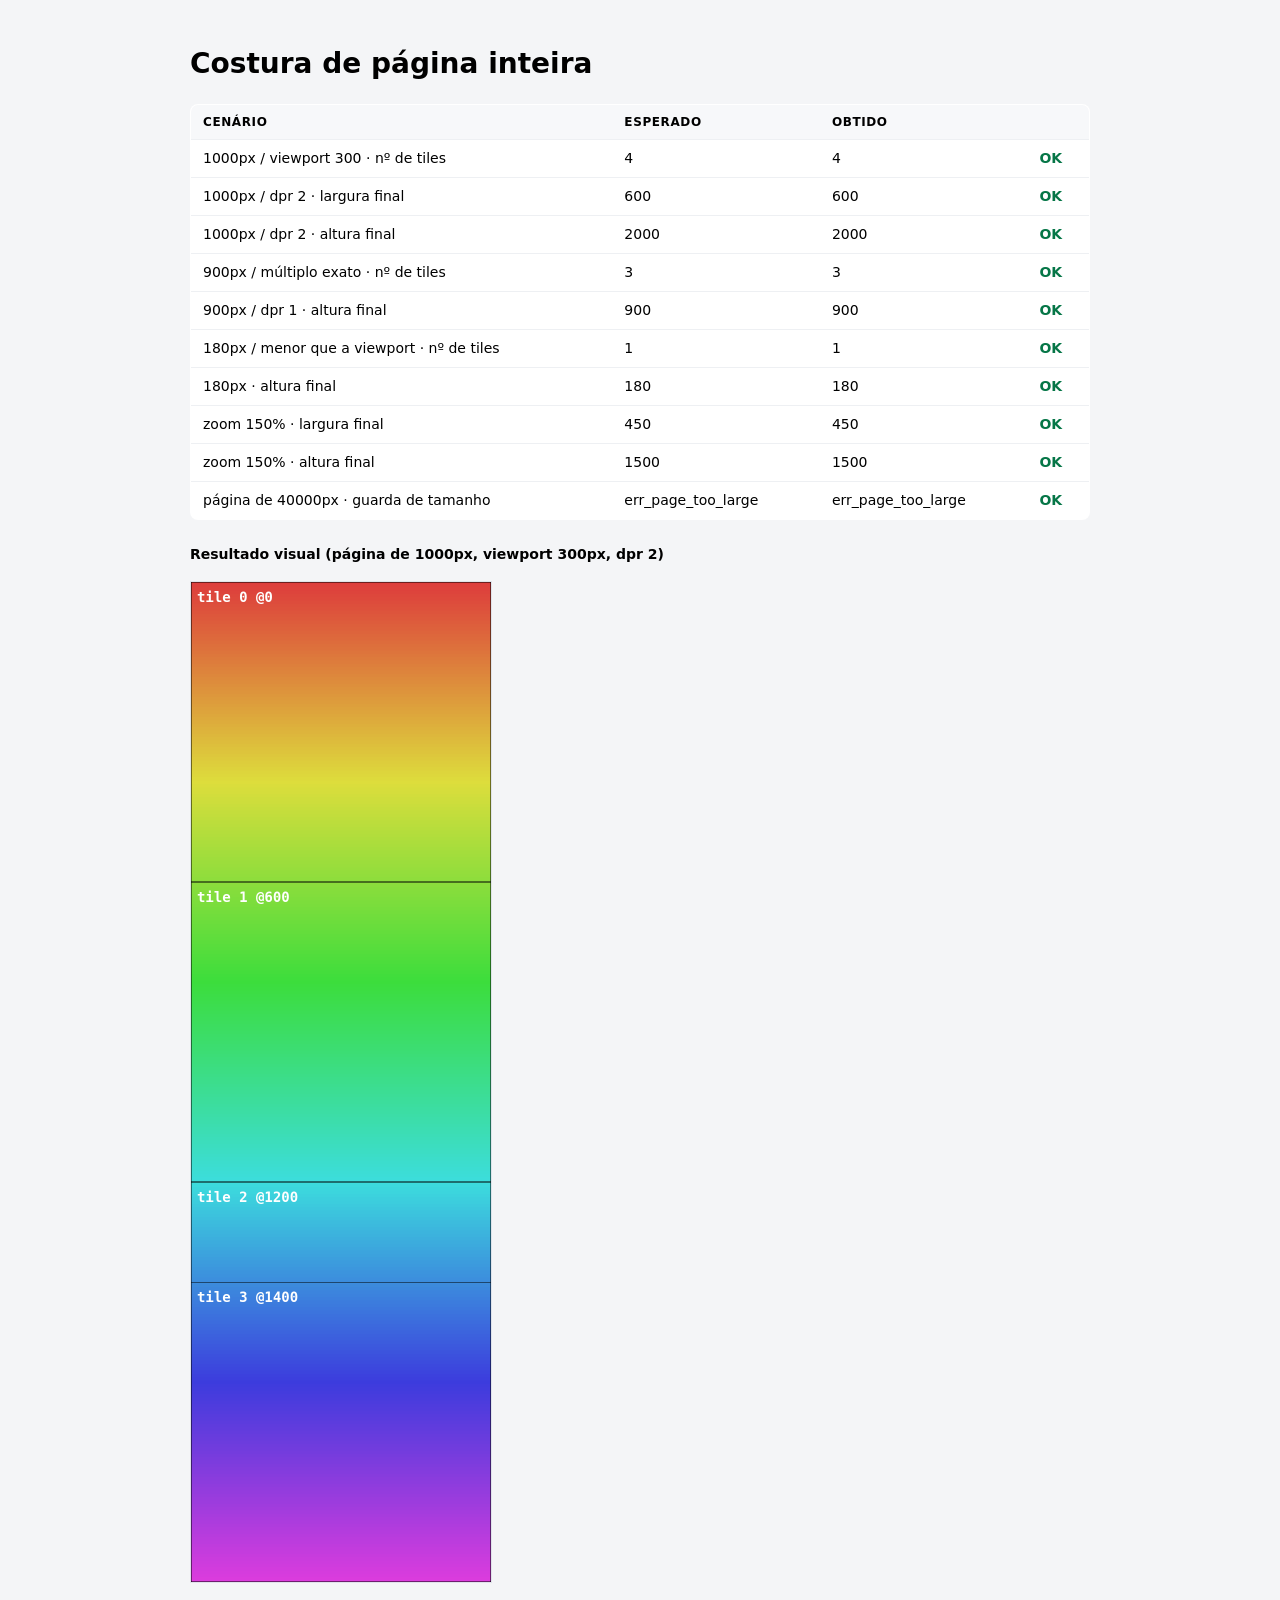
<file: tools/stitch-harness.html>
<!doctype html>
<html>
<head>
  <meta charset="utf-8">
  <title>Stitch harness</title>
  <style>
    body { margin: 0; font: 14px/1.5 "Segoe UI", system-ui, sans-serif; background: #f4f5f7; }
    .page { max-width: 900px; margin: 0 auto; padding: 24px; }
    table { border-collapse: collapse; width: 100%; background: #fff;
            border: 1px solid #dfe3ea; border-radius: 8px; overflow: hidden; }
    td, th { text-align: left; padding: 8px 12px; border-bottom: 1px solid #eef0f3;
             font-variant-numeric: tabular-nums; }
    th { background: #f7f8fa; font-size: 12px; text-transform: uppercase; letter-spacing: .05em; }
    .ok { color: #067647; font-weight: 600; }
    .bad { color: #b42318; font-weight: 600; }
    img { display: block; border: 1px solid #dfe3ea; margin-top: 16px; background: #fff; }
    h2 { font-size: 14px; margin: 24px 0 8px; }
  </style>
</head>
<body>
<div class="page">
  <h1>Costura de página inteira</h1>
  <table id="results"><thead>
    <tr><th>Cenário</th><th>Esperado</th><th>Obtido</th><th></th></tr>
  </thead><tbody></tbody></table>
  <h2>Resultado visual (página de 1000px, viewport 300px, dpr 2)</h2>
  <img id="preview" width="300">
</div>

<script type="module">
import { stitchTiles, dataUrlToBlob } from '../extension/lib/imaging.js';

const tbody = document.querySelector('#results tbody');

function row(name, expected, got) {
  const pass = String(expected) === String(got);
  tbody.insertAdjacentHTML('beforeend',
    `<tr><td>${name}</td><td>${expected}</td><td>${got}</td>`
    + `<td class="${pass ? 'ok' : 'bad'}">${pass ? 'OK' : 'FALHOU'}</td></tr>`);
  return pass;
}

/** One viewport-sized tile, banded so a wrong offset shows up immediately. */
function tile(index, w, h, offsetY, pageH) {
  const c = document.createElement('canvas');
  c.width = w; c.height = h;
  const x = c.getContext('2d');
  // Paint the slice of a tall gradient this tile would really show, so a tile
  // drawn at the wrong offset produces a visible discontinuity.
  for (let y = 0; y < h; y++) {
    const absolute = offsetY + y;
    x.fillStyle = `hsl(${Math.round((absolute / pageH) * 300)} 70% 55%)`;
    x.fillRect(0, y, w, 1);
  }
  x.fillStyle = '#fff';
  x.font = 'bold 28px monospace';
  x.fillText(`tile ${index} @${offsetY}`, 12, 40);
  x.strokeStyle = '#000';
  x.strokeRect(0.5, 0.5, w - 1, h - 1);
  return c.toDataURL('image/png');
}

async function run(pageH, viewportH, viewportW, dpr) {
  const maxScrollY = Math.max(0, pageH - viewportH);
  const total = Math.max(1, Math.ceil((maxScrollY + viewportH) / viewportH));
  const tiles = [];
  for (let i = 0; i < total; i++) {
    const y = Math.min(i * viewportH, maxScrollY);
    tiles.push({ y, shot: tile(i, viewportW * dpr, viewportH * dpr, y * dpr, pageH * dpr) });
  }
  const out = await stitchTiles(tiles, { height: pageH, viewportW });
  const bitmap = await createImageBitmap(dataUrlToBlob(out));
  return { tiles: total, width: bitmap.width, height: bitmap.height, dataUrl: out };
}

let allPass = true;

// Página que não é múltiplo exato da viewport: o último tile se sobrepõe.
const a = await run(1000, 300, 300, 2);
allPass &= row('1000px / viewport 300 · nº de tiles', 4, a.tiles);
allPass &= row('1000px / dpr 2 · largura final', 600, a.width);
allPass &= row('1000px / dpr 2 · altura final', 2000, a.height);
document.getElementById('preview').src = a.dataUrl;

// Múltiplo exato: nenhuma sobreposição.
const b = await run(900, 300, 300, 1);
allPass &= row('900px / múltiplo exato · nº de tiles', 3, b.tiles);
allPass &= row('900px / dpr 1 · altura final', 900, b.height);

// Página menor que a viewport: um tile só.
const c = await run(180, 300, 300, 1);
allPass &= row('180px / menor que a viewport · nº de tiles', 1, c.tiles);
allPass &= row('180px · altura final', 180, c.height);

// Zoom de página: dpr efetivo fracionário.
const d = await run(1000, 300, 300, 1.5);
allPass &= row('zoom 150% · largura final', 450, d.width);
allPass &= row('zoom 150% · altura final', 1500, d.height);

// Acima do teto do canvas deve falhar de forma explícita.
let guard = 'sem erro';
try { await run(40000, 300, 300, 1); } catch (e) { guard = e.message; }
allPass &= row('página de 40000px · guarda de tamanho', 'err_page_too_large', guard);

window.__stitchPass = Boolean(allPass);
</script>
</body>
</html>
</file>
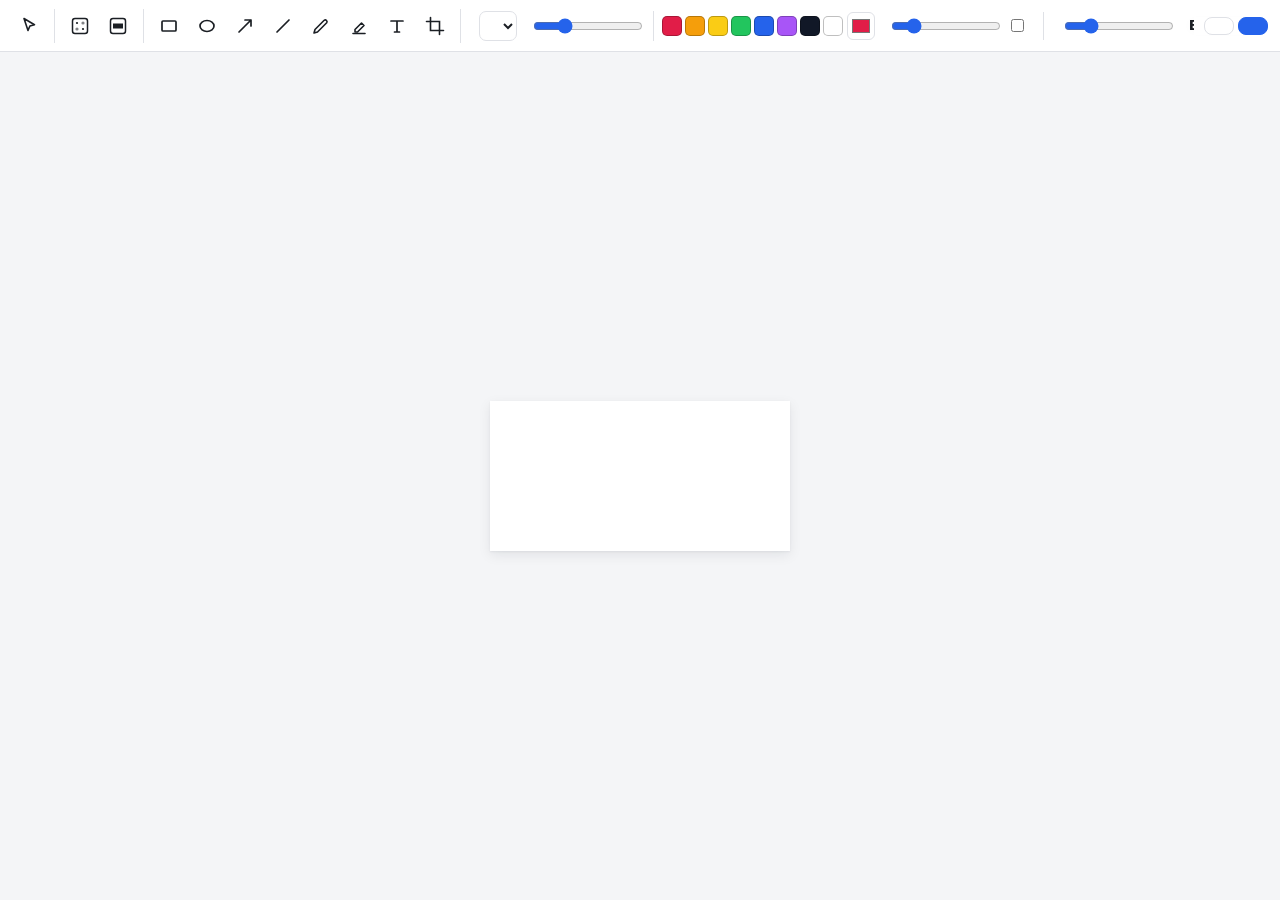
<file: extension/editor/editor.html>
<!doctype html>
<html>
<head>
  <meta charset="utf-8">
  <title>SnapLocal</title>
  <link rel="stylesheet" href="../lib/ui.css">
  <link rel="stylesheet" href="editor.css">
</head>
<body class="editor">
  <header class="etoolbar">
    <div class="group">
      <button class="tool" data-tool="move" data-i18n-title="tool_move" data-i18n-aria="tool_move">
        <svg viewBox="0 0 20 20" fill="none" stroke="currentColor" stroke-width="1.6" stroke-linejoin="round">
          <path d="M5 2.5l10.5 6.2-4.6 1.3-1.9 4.4z"/>
        </svg>
      </button>
    </div>

    <div class="group">
      <button class="tool" data-tool="blur" data-i18n-title="tool_blur" data-i18n-aria="tool_blur">
        <svg viewBox="0 0 20 20" fill="none" stroke="currentColor" stroke-width="1.5">
          <rect x="2.5" y="2.5" width="15" height="15" rx="2.5"/>
          <circle cx="7" cy="7" r="1.1" fill="currentColor" stroke="none"/>
          <circle cx="13" cy="7" r="1.6" fill="currentColor" stroke="none" opacity=".55"/>
          <circle cx="7" cy="13" r="1.6" fill="currentColor" stroke="none" opacity=".55"/>
          <circle cx="13" cy="13" r="1.1" fill="currentColor" stroke="none"/>
        </svg>
      </button>
      <button class="tool" data-tool="redact" data-i18n-title="tool_redact" data-i18n-aria="tool_redact">
        <svg viewBox="0 0 20 20" fill="none" stroke="currentColor" stroke-width="1.5">
          <rect x="2.5" y="2.5" width="15" height="15" rx="2.5"/>
          <rect x="5" y="7.5" width="10" height="5" fill="currentColor" stroke="none"/>
        </svg>
      </button>
    </div>

    <div class="group">
      <button class="tool" data-tool="rect" data-i18n-title="tool_rectangle" data-i18n-aria="tool_rectangle">
        <svg viewBox="0 0 20 20" fill="none" stroke="currentColor" stroke-width="1.7">
          <rect x="3" y="5" width="14" height="10" rx="1"/>
        </svg>
      </button>
      <button class="tool" data-tool="ellipse" data-i18n-title="tool_ellipse" data-i18n-aria="tool_ellipse">
        <svg viewBox="0 0 20 20" fill="none" stroke="currentColor" stroke-width="1.7">
          <ellipse cx="10" cy="10" rx="7" ry="5.5"/>
        </svg>
      </button>
      <button class="tool" data-tool="arrow" data-i18n-title="tool_arrow" data-i18n-aria="tool_arrow">
        <svg viewBox="0 0 20 20" fill="none" stroke="currentColor" stroke-width="1.7" stroke-linecap="round" stroke-linejoin="round">
          <path d="M4 16L16 4M16 4h-6M16 4v6"/>
        </svg>
      </button>
      <button class="tool" data-tool="line" data-i18n-title="tool_line" data-i18n-aria="tool_line">
        <svg viewBox="0 0 20 20" fill="none" stroke="currentColor" stroke-width="1.7" stroke-linecap="round">
          <path d="M4 16L16 4"/>
        </svg>
      </button>
      <button class="tool" data-tool="pen" data-i18n-title="tool_pencil" data-i18n-aria="tool_pencil">
        <svg viewBox="0 0 20 20" fill="none" stroke="currentColor" stroke-width="1.6" stroke-linecap="round" stroke-linejoin="round">
          <path d="M3 17l1-3.5L13.2 4.3a1.8 1.8 0 012.5 2.5L6.5 16z"/>
        </svg>
      </button>
      <button class="tool" data-tool="highlight" data-i18n-title="tool_highlighter" data-i18n-aria="tool_highlighter">
        <svg viewBox="0 0 20 20" fill="none" stroke="currentColor" stroke-width="1.6" stroke-linecap="round" stroke-linejoin="round">
          <path d="M6 13.5l6.5-6.5 2.5 2.5L8.5 16H6z"/><path d="M4 17.5h12"/>
        </svg>
      </button>
      <button class="tool" data-tool="text" data-i18n-title="tool_text" data-i18n-aria="tool_text">
        <svg viewBox="0 0 20 20" fill="none" stroke="currentColor" stroke-width="1.7" stroke-linecap="round">
          <path d="M4 5h12M10 5v11M7.5 16h5"/>
        </svg>
      </button>
      <button class="tool" data-tool="crop" data-i18n-title="tool_crop" data-i18n-aria="tool_crop">
        <svg viewBox="0 0 20 20" fill="none" stroke="currentColor" stroke-width="1.6" stroke-linecap="round">
          <path d="M5.5 1.5v13h13M1.5 5.5h13v13"/>
        </svg>
      </button>
    </div>

    <!-- One fixed-size slot holds all three property panels, stacked. Only one
         is visible at a time, but the slot never changes size, so switching
         tools cannot reflow the toolbar and shift the image under the cursor. -->
    <div class="propsdock">
    <div class="group props" id="propsObscure">
      <label for="blurMode" data-i18n="prop_blur_mode"></label>
      <select id="blurMode">
        <option value="blur" data-i18n="prop_blur_mode_blur"></option>
        <option value="pixelate" data-i18n="prop_blur_mode_pixelate"></option>
      </select>
      <label for="blurStrength" data-i18n="prop_blur_strength"></label>
      <input type="range" id="blurStrength" min="12" max="60" step="2" value="24">
    </div>

    <div class="group props" id="propsDraw">
      <div class="swatches" id="swatches" data-i18n-aria="prop_color"></div>
      <input type="color" id="color" value="#e11d48" data-i18n-title="prop_color">
      <label for="stroke" data-i18n="prop_stroke_width"></label>
      <input type="range" id="stroke" min="1" max="20" value="4">
      <label class="check inline" id="fillWrap">
        <input type="checkbox" id="fill"><span data-i18n="prop_fill"></span>
      </label>
    </div>

    <div class="group props" id="propsText">
      <label for="fontSize" data-i18n="prop_font_size"></label>
      <input type="range" id="fontSize" min="12" max="80" step="2" value="26">
      <button class="tool mini" id="bold" data-i18n-title="prop_font_bold"><b>B</b></button>
      <button class="tool mini" id="italic" data-i18n-title="prop_font_italic"><i>I</i></button>
      <button class="tool mini" id="outline" data-i18n-title="prop_text_outline"><span class="oline">A</span></button>
    </div>

    <div class="group props" id="propsCrop">
      <span class="readout" id="cropSize"></span>
      <button class="btn" id="cropCancel" data-i18n="action_crop_cancel"></button>
      <button class="btn primary" id="cropApply" data-i18n="action_crop_apply"></button>
    </div>
    </div>

    <div class="group">
      <button class="tool" id="undo" data-i18n-title="action_undo" data-i18n-aria="action_undo">
        <svg viewBox="0 0 20 20" fill="none" stroke="currentColor" stroke-width="1.6" stroke-linecap="round" stroke-linejoin="round">
          <path d="M3.5 8.5h9a4 4 0 010 8H8M3.5 8.5l3.5-3.5M3.5 8.5L7 12"/>
        </svg>
      </button>
      <button class="tool" id="redo" data-i18n-title="action_redo" data-i18n-aria="action_redo">
        <svg viewBox="0 0 20 20" fill="none" stroke="currentColor" stroke-width="1.6" stroke-linecap="round" stroke-linejoin="round">
          <path d="M16.5 8.5h-9a4 4 0 000 8H12M16.5 8.5L13 5M16.5 8.5L13 12"/>
        </svg>
      </button>
      <button class="tool" id="remove" data-i18n-title="action_delete" data-i18n-aria="action_delete">
        <svg viewBox="0 0 20 20" fill="none" stroke="currentColor" stroke-width="1.6" stroke-linecap="round">
          <path d="M4 5.5h12M8 5.5V4h4v1.5M6 5.5l.8 10h6.4l.8-10M8.5 8.5v4M11.5 8.5v4"/>
        </svg>
      </button>
    </div>

    <div class="group push">
      <button class="tool" id="zoomOut" data-i18n-title="action_zoom_out" data-i18n-aria="action_zoom_out">
        <svg viewBox="0 0 20 20" fill="none" stroke="currentColor" stroke-width="1.7" stroke-linecap="round">
          <circle cx="9" cy="9" r="5.5"/><path d="M13 13l3.5 3.5M6.5 9h5"/>
        </svg>
      </button>
      <button class="zoomlabel" id="zoomFit" data-i18n-title="action_zoom_fit">100%</button>
      <button class="tool" id="zoomIn" data-i18n-title="action_zoom_in" data-i18n-aria="action_zoom_in">
        <svg viewBox="0 0 20 20" fill="none" stroke="currentColor" stroke-width="1.7" stroke-linecap="round">
          <circle cx="9" cy="9" r="5.5"/><path d="M13 13l3.5 3.5M6.5 9h5M9 6.5v5"/>
        </svg>
      </button>
    </div>

    <div class="group actions">
      <button class="btn" id="copy" data-i18n="action_copy"></button>
      <button class="btn primary" id="save" data-i18n="action_save"></button>
    </div>
  </header>

  <div class="stage" id="stage">
    <p class="paste-hint" id="pasteHint" hidden></p>
    <div class="canvas-wrap" id="wrap">
      <canvas id="board"></canvas>
      <textarea id="textInput" spellcheck="false" hidden></textarea>
    </div>
  </div>

  <dialog id="blurWarning" class="warn-dialog">
    <h2 data-i18n="blur_warning_title"></h2>
    <p data-i18n="blur_warning_body"></p>
    <label class="check">
      <input type="checkbox" id="blurWarningDismiss">
      <span data-i18n="blur_warning_dont_show"></span>
    </label>
    <div class="warn-actions">
      <button class="btn" id="keepBlur" data-i18n="blur_warning_keep"></button>
      <button class="btn primary" id="switchRedact" data-i18n="blur_warning_switch"></button>
    </div>
  </dialog>

  <div class="toast" id="toast"></div>
  <script type="module" src="editor.js"></script>
</body>
</html>
</file>
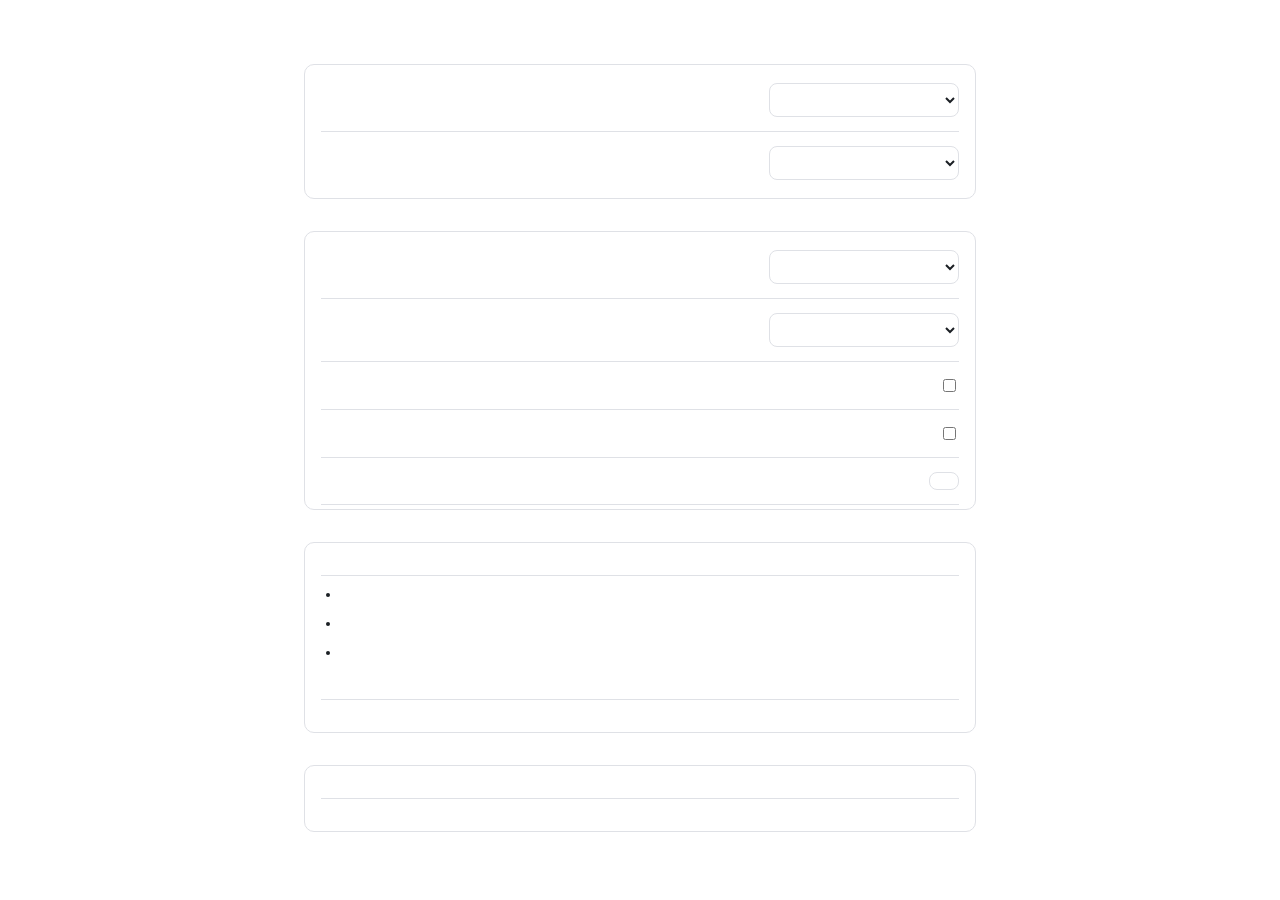
<file: extension/options/options.html>
<!doctype html>
<html>
<head>
  <meta charset="utf-8">
  <title>SnapLocal</title>
  <link rel="stylesheet" href="../lib/ui.css">
</head>
<body>
  <main class="page">
    <h1 data-i18n="options_title"></h1>

    <h2 data-i18n="opt_section_general"></h2>
    <div class="card">
      <div class="row">
        <label for="language" data-i18n="opt_language"></label>
        <select id="language"></select>
      </div>
      <div class="row">
        <label for="theme" data-i18n="opt_theme"></label>
        <select id="theme">
          <option value="auto" data-i18n="opt_theme_auto"></option>
          <option value="light" data-i18n="opt_theme_light"></option>
          <option value="dark" data-i18n="opt_theme_dark"></option>
        </select>
      </div>
    </div>

    <h2 data-i18n="opt_section_capture"></h2>
    <div class="card">
      <div class="row" data-only="areaConfirm">
        <label for="areaConfirm" data-i18n="opt_area_confirm"></label>
        <select id="areaConfirm">
          <option value="instant" data-i18n="opt_area_confirm_instant"></option>
          <option value="ask" data-i18n="opt_area_confirm_ask"></option>
        </select>
      </div>
      <div class="row">
        <label for="delay" data-i18n="opt_delay_seconds"></label>
        <select id="delay">
          <option value="3"></option>
          <option value="5"></option>
          <option value="10"></option>
        </select>
      </div>
      <div class="row">
        <label for="askSaveLocation" data-i18n="opt_ask_location"></label>
        <input type="checkbox" id="askSaveLocation">
      </div>
      <div class="row" data-only="hideFixed">
        <label for="hideFixed" data-i18n="opt_hide_fixed"></label>
        <input type="checkbox" id="hideFixed">
      </div>
      <div class="row" data-only="browserShortcuts">
        <label data-i18n="opt_manage_shortcuts"></label>
        <button class="btn" id="shortcuts" data-i18n="opt_manage_shortcuts"></button>
      </div>

      <!-- Só no app de desktop: fora do navegador o atalho é do sistema, e o
           app pode nascer junto com o Windows. -->
      <div class="row" data-only="desktop">
        <label for="usePrintScreen" data-i18n="opt_use_printscreen"></label>
        <input type="checkbox" id="usePrintScreen">
      </div>
      <div class="row" data-only="desktop">
        <label for="startWithWindows" data-i18n="opt_start_with_windows"></label>
        <input type="checkbox" id="startWithWindows">
      </div>
    </div>

    <h2 data-i18n="opt_section_privacy"></h2>
    <div class="card">
      <div class="row"><strong data-i18n="privacy_headline"></strong></div>
      <ul class="bullets">
        <li data-i18n="privacy_no_network"
            data-i18n-desktop="privacy_no_network_app"></li>
        <li data-i18n="privacy_no_account"></li>
        <li data-i18n="privacy_local_storage"
            data-i18n-desktop="privacy_local_storage_system"></li>
      </ul>
      <!-- A permissão opcional de "Colar imagem": dá para ver se está dada e
           devolvê-la daqui, sem procurar a página de permissões do navegador. -->
      <div class="row" data-only="clipboardAccess">
        <label id="clipboardState"></label>
        <button class="btn" id="clipboardRevoke" data-i18n="opt_clipboard_revoke" hidden></button>
      </div>
      <div class="links">
        <a href="https://peiterc.github.io/snaplocal/privacy.html" target="_blank"
           rel="noopener noreferrer" data-i18n="privacy_policy_link"></a>
      </div>
    </div>

    <h2 data-i18n="opt_section_about"></h2>
    <div class="card">
      <div class="row"><span id="version"></span></div>
      <!-- O link de doação entra depois da 1.0, quando a página de apoio
           existir: um link morto na interface é pior que link nenhum. -->
      <div class="links">
        <a href="https://github.com/Peiterc/snaplocal/blob/main/CONTRIBUTING.md"
           target="_blank" rel="noopener noreferrer" data-i18n="about_translate"></a>
        <a href="https://github.com/Peiterc/snaplocal/issues"
           target="_blank" rel="noopener noreferrer" data-i18n="about_report_bug"></a>
        <a href="https://github.com/Peiterc/snaplocal"
           target="_blank" rel="noopener noreferrer" data-i18n="about_source"></a>
      </div>
    </div>
  </main>

  <div class="toast" id="toast"></div>
  <script type="module" src="options.js"></script>
</body>
</html>
</file>
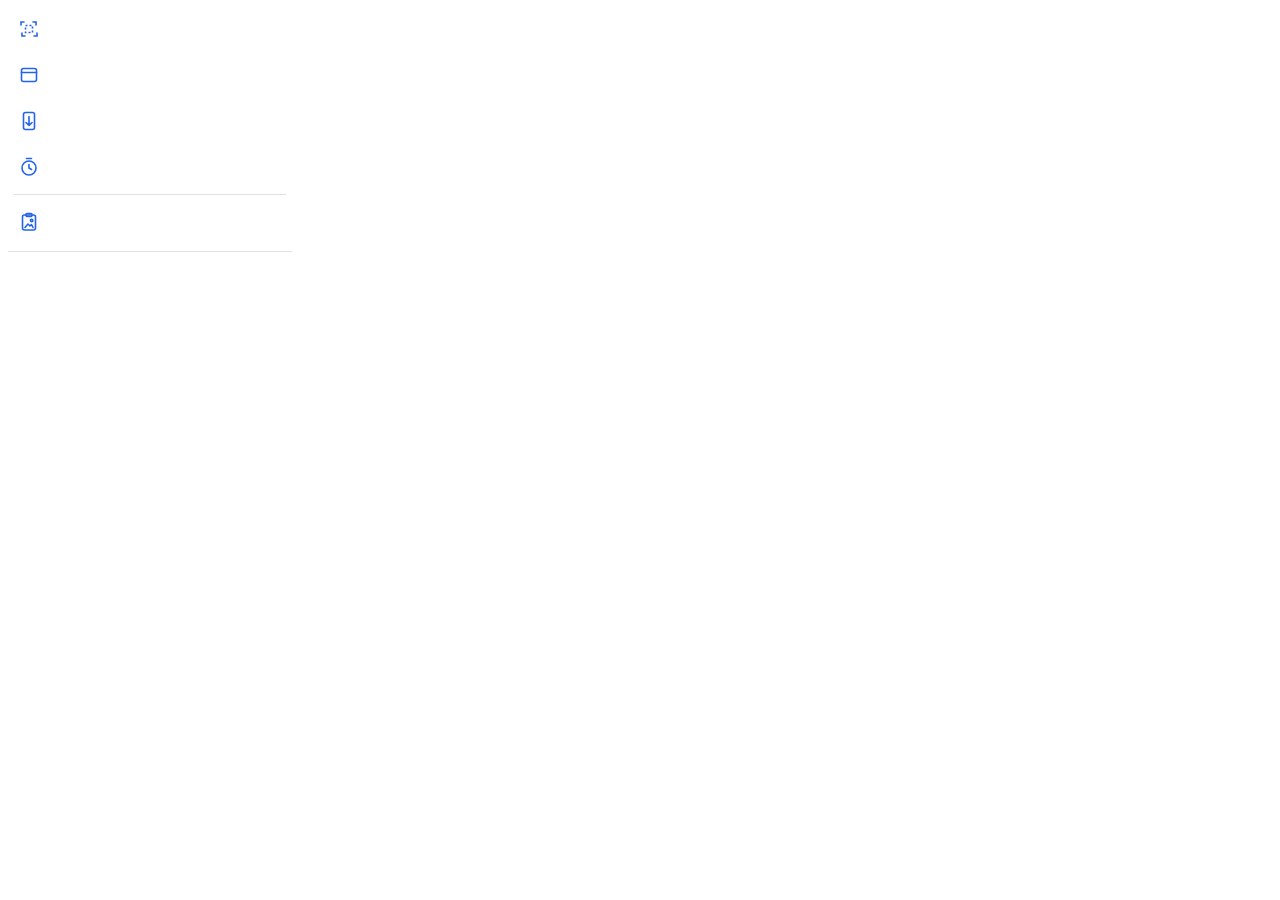
<file: extension/popup/popup.html>
<!doctype html>
<html>
<head>
  <meta charset="utf-8">
  <title>SnapLocal</title>
  <link rel="stylesheet" href="../lib/ui.css">
</head>
<body class="popup">
  <ul class="modes">
    <li>
      <button class="mode" data-action="capture-area">
        <svg width="20" height="20" viewBox="0 0 20 20" fill="none" stroke="currentColor" stroke-width="1.6">
          <path d="M2 6V3h3M14 3h3v3M18 14v3h-3M6 17H3v-3" stroke-linecap="round"/>
          <rect x="6.5" y="6.5" width="7" height="7" stroke-dasharray="2 2"/>
        </svg>
        <span class="label"><b data-i18n="mode_area"></b><small data-i18n="mode_area_desc"></small></span>
      </button>
    </li>
    <li>
      <button class="mode" data-action="capture-visible">
        <svg width="20" height="20" viewBox="0 0 20 20" fill="none" stroke="currentColor" stroke-width="1.6">
          <rect x="2.5" y="3.5" width="15" height="13" rx="2"/>
          <path d="M2.5 7.5h15" stroke-linecap="round"/>
        </svg>
        <span class="label"><b data-i18n="mode_visible"></b><small data-i18n="mode_visible_desc"></small></span>
      </button>
    </li>
    <li>
      <button class="mode" data-action="capture-fullpage">
        <svg width="20" height="20" viewBox="0 0 20 20" fill="none" stroke="currentColor" stroke-width="1.6">
          <rect x="4.5" y="1.5" width="11" height="17" rx="2"/>
          <path d="M10 5.5v9M7 11.5l3 3 3-3" stroke-linecap="round" stroke-linejoin="round"/>
        </svg>
        <span class="label"><b data-i18n="mode_fullpage"></b><small data-i18n="mode_fullpage_desc"></small></span>
      </button>
    </li>
    <li>
      <button class="mode" data-action="capture-delay">
        <svg width="20" height="20" viewBox="0 0 20 20" fill="none" stroke="currentColor" stroke-width="1.6">
          <circle cx="10" cy="11" r="7"/>
          <path d="M10 7.5V11l2.5 1.5M7.5 1.5h5" stroke-linecap="round"/>
        </svg>
        <span class="label"><b data-i18n="mode_delay"></b><small data-i18n="mode_delay_desc"></small></span>
      </button>
    </li>
    <!-- Separado das quatro capturas: não captura nada, traz uma imagem que
         já existe — a da Ferramenta de Captura, por exemplo. -->
    <li class="sep" role="separator"></li>
    <li>
      <button class="mode" id="paste">
        <svg width="20" height="20" viewBox="0 0 20 20" fill="none" stroke="currentColor" stroke-width="1.6">
          <rect x="3.5" y="3" width="13" height="15" rx="2"/>
          <rect x="7" y="1.5" width="6" height="3" rx="1"/>
          <path d="M6 15.5l3-3.5 2 2 1.5-1.5 1.5 3" stroke-linecap="round" stroke-linejoin="round"/>
          <circle cx="12.6" cy="8.6" r="1.2"/>
        </svg>
        <span class="label"><b data-i18n="mode_paste"></b><small data-i18n="mode_paste_desc"></small></span>
      </button>
    </li>
  </ul>

  <footer>
    <small data-i18n="popup_shortcuts_hint"></small>
    <button class="linkish" id="settings" data-i18n="popup_settings"></button>
  </footer>

  <div class="toast" id="toast"></div>
  <script type="module" src="popup.js"></script>
</body>
</html>
</file>
<file: extension/lib/ui.css>
:root {
  --bg: #ffffff;
  --bg-sunken: #f4f5f7;
  --surface: #ffffff;
  --border: #dfe1e6;
  --text: #1b1f24;
  --text-dim: #6b7280;
  --accent: #2563eb;
  --accent-soft: #eff4ff;
  --danger: #b42318;
  --danger-soft: #fdf0ee;
  --radius: 10px;
  --shadow: 0 1px 2px rgba(16, 24, 40, .06), 0 4px 12px rgba(16, 24, 40, .08);
  color-scheme: light;
}

@media (prefers-color-scheme: dark) {
  :root:not([data-theme="light"]) {
    --bg: #16181d;
    --bg-sunken: #101216;
    --surface: #1e2126;
    --border: #32363d;
    --text: #e8eaed;
    --text-dim: #9aa1ab;
    --accent: #6b9bff;
    --accent-soft: #1d2740;
    --danger: #f97066;
    --danger-soft: #3a211f;
    color-scheme: dark;
  }
}

:root[data-theme="dark"] {
  --bg: #16181d;
  --bg-sunken: #101216;
  --surface: #1e2126;
  --border: #32363d;
  --text: #e8eaed;
  --text-dim: #9aa1ab;
  --accent: #6b9bff;
  --accent-soft: #1d2740;
  --danger: #f97066;
  --danger-soft: #3a211f;
  color-scheme: dark;
}

* { box-sizing: border-box; }

body {
  margin: 0;
  background: var(--bg);
  color: var(--text);
  font: 14px/1.5 "Segoe UI", system-ui, -apple-system, sans-serif;
}

button, select, input {
  font: inherit;
  color: inherit;
}

/* ---------- popup ---------- */

body.popup {
  width: 300px;
  padding: 8px;
}

.modes {
  list-style: none;
  margin: 0;
  padding: 0;
  display: grid;
  gap: 4px;
}

.mode {
  width: 100%;
  display: flex;
  align-items: center;
  gap: 12px;
  padding: 10px;
  border: 1px solid transparent;
  border-radius: var(--radius);
  background: transparent;
  text-align: start;
  cursor: pointer;
}

.mode:hover:not(:disabled) { background: var(--accent-soft); }
.mode:focus-visible { outline: 2px solid var(--accent); outline-offset: -2px; }
.mode:disabled { opacity: .45; cursor: default; }

.mode svg { flex: none; color: var(--accent); }
.mode .label { display: grid; }
.mode b { font-weight: 600; }
.mode small { color: var(--text-dim); font-size: 12px; }

.modes .sep { height: 1px; margin: 2px 6px; background: var(--border); }

.badge {
  margin-inline-start: auto;
  flex: none;
  font-size: 11px;
  padding: 2px 7px;
  border-radius: 999px;
  background: var(--bg-sunken);
  color: var(--text-dim);
  border: 1px solid var(--border);
}

.popup footer {
  margin-top: 8px;
  padding-top: 8px;
  border-top: 1px solid var(--border);
  display: flex;
  align-items: center;
  gap: 8px;
}

.popup footer small {
  color: var(--text-dim);
  font-size: 11px;
  line-height: 1.35;
}

.linkish {
  margin-inline-start: auto;
  flex: none;
  border: 0;
  background: none;
  color: var(--accent);
  cursor: pointer;
  padding: 4px;
  border-radius: 6px;
}

.linkish:hover { text-decoration: underline; }

/* ---------- options / preview ---------- */

.page {
  max-width: 720px;
  margin: 0 auto;
  padding: 32px 24px 64px;
}

h1 { font-size: 22px; margin: 0 0 24px; }
h2 { font-size: 13px; text-transform: uppercase; letter-spacing: .06em;
     color: var(--text-dim); margin: 32px 0 10px; }

.card {
  background: var(--surface);
  border: 1px solid var(--border);
  border-radius: var(--radius);
  padding: 4px 16px;
}

/* .row abaixo define display:flex, que vence a regra padrao do navegador para
   [hidden]. Sem isto, esconder uma linha nao esconde nada. */
[hidden] { display: none !important; }

.row {
  display: flex;
  align-items: center;
  gap: 16px;
  padding: 14px 0;
  border-bottom: 1px solid var(--border);
}

.row:last-child { border-bottom: 0; }
.row label { flex: 1; }
.row select { min-width: 190px; padding: 7px 10px;
              border: 1px solid var(--border); border-radius: 8px;
              background: var(--bg); }

.bullets { margin: 0; padding: 4px 0 4px 20px; }
.bullets li { padding: 4px 0; }

.links { display: flex; flex-wrap: wrap; gap: 8px 20px; padding: 14px 0; }
.links a { color: var(--accent); }

.btn {
  padding: 8px 14px;
  border: 1px solid var(--border);
  border-radius: 8px;
  background: var(--surface);
  cursor: pointer;
}

.btn:hover { background: var(--bg-sunken); }
.btn.primary { background: var(--accent); border-color: var(--accent); color: #fff; }
.btn.primary:hover { filter: brightness(1.08); }

.toolbar {
  position: sticky;
  top: 0;
  z-index: 2;
  display: flex;
  gap: 8px;
  align-items: center;
  padding: 10px 16px;
  background: var(--surface);
  border-bottom: 1px solid var(--border);
}

.shot {
  display: block;
  max-width: 100%;
  margin: 24px auto;
  border: 1px solid var(--border);
  border-radius: 6px;
  box-shadow: var(--shadow);
}

.toast {
  position: fixed;
  inset-block-end: 24px;
  inset-inline-start: 50%;
  transform: translateX(-50%);
  background: var(--text);
  color: var(--bg);
  padding: 10px 18px;
  border-radius: 999px;
  box-shadow: var(--shadow);
  opacity: 0;
  transition: opacity .18s;
  pointer-events: none;
}

.toast.show { opacity: 1; }
.toast.error { background: var(--danger); color: #fff; }
</file>
<file: extension/editor/editor.css>
/* A cruz do sistema é uma linha fina de uma cor só e some sobre fundos
   escuros ou sobre a própria imagem. Esta é branca com contorno preto, então
   aparece em qualquer fundo; o crosshair do fim fica de reserva. */
:root {
  --cursor-cross: url("data:image/svg+xml,%3Csvg xmlns='http://www.w3.org/2000/svg' width='32' height='32' shape-rendering='crispEdges'%3E%3Cpath d='M15 1h3v14h14v3H18v14h-3V18H1v-3h14z'/%3E%3Cpath d='M16 2h1v14h14v1H17v14h-1V17H2v-1h14z' fill='%23fff'/%3E%3C/svg%3E") 16 16, crosshair;
}

body.editor {
  height: 100vh;
  display: grid;
  grid-template-rows: auto 1fr;
  overflow: hidden;
  background: var(--bg-sunken);
}

/* Fixed height and a single row: the canvas sits directly below, so a toolbar
   that grew or shrank with the active tool would shift the image out from
   under the pointer every time the tool changed. Narrow windows scroll the
   toolbar sideways instead. */
.etoolbar {
  display: flex;
  align-items: center;
  gap: 8px;
  padding: 8px 12px;
  height: 52px;
  background: var(--surface);
  border-bottom: 1px solid var(--border);
  flex-wrap: nowrap;
  overflow-x: auto;
  overflow-y: hidden;
  scrollbar-width: thin;
}

.group {
  display: flex;
  align-items: center;
  gap: 4px;
  flex: none;
  padding-inline-end: 8px;
  border-inline-end: 1px solid var(--border);
}

.group:last-child { border-inline-end: 0; padding-inline-end: 0; }
.group.push { margin-inline-start: auto; }

/* Pinned to the trailing edge so copy and save stay reachable even when a
   narrow window scrolls the toolbar sideways. */
.group.actions {
  position: sticky;
  inset-inline-end: 0;
  padding-inline-start: 10px;
  background: var(--surface);
  box-shadow: -10px 0 10px -8px rgba(16, 24, 40, .18);
}

.group label {
  font-size: 12px;
  color: var(--text-dim);
  margin-inline-start: 6px;
}

.group select {
  padding: 5px 8px;
  border: 1px solid var(--border);
  border-radius: 7px;
  background: var(--bg);
}

.group input[type="range"] { width: 110px; accent-color: var(--accent); }

.tool {
  width: 34px;
  height: 34px;
  display: grid;
  place-items: center;
  border: 1px solid transparent;
  border-radius: 8px;
  background: transparent;
  cursor: pointer;
  color: var(--text);
}

.tool svg { width: 20px; height: 20px; }
.tool:hover:not(:disabled) { background: var(--bg-sunken); }
.tool:disabled { opacity: .35; cursor: default; }

/* A lixeira é a única ação destrutiva da barra. A cor avisa disso antes do
   tooltip, e antes do clique. */
#remove { color: var(--danger); }
#remove:hover:not(:disabled) { background: var(--danger-soft); }

.tool[aria-pressed="true"] {
  background: var(--accent-soft);
  border-color: var(--accent);
  color: var(--accent);
}

.zoomlabel {
  min-width: 58px;
  padding: 7px 4px;
  border: 1px solid transparent;
  border-radius: 8px;
  background: transparent;
  font-variant-numeric: tabular-nums;
  font-size: 12px;
  color: var(--text-dim);
  cursor: pointer;
}

.zoomlabel:hover { background: var(--bg-sunken); }

/* Text needs colour *and* font controls, so more than one property group can
   be on screen at once: they sit side by side rather than stacked. */
.propsdock {
  display: flex;
  align-items: center;
  gap: 8px;
  flex: none;
}

.props[hidden] { display: none; }

.tool.mini { width: 28px; height: 28px; font-size: 14px; }
.oline {
  -webkit-text-stroke: 2.5px var(--surface);
  paint-order: stroke fill;
  font-weight: 700;
}

.swatches { display: flex; gap: 3px; }

.swatch {
  width: 20px;
  height: 20px;
  border: 1px solid rgba(0, 0, 0, .25);
  border-radius: 5px;
  padding: 0;
  cursor: pointer;
}

.swatch[aria-pressed="true"] { outline: 2px solid var(--accent); outline-offset: 1px; }

.group input[type="color"] {
  width: 28px;
  height: 28px;
  padding: 2px;
  border: 1px solid var(--border);
  border-radius: 6px;
  background: var(--bg);
  cursor: pointer;
}

.check.inline { margin: 0; font-size: 12px; }

.readout {
  font-variant-numeric: tabular-nums;
  font-size: 12px;
  color: var(--text-dim);
  min-width: 82px;
}

.stage[data-tool="crop"] #board { cursor: var(--cursor-cross); }

.stage {
  overflow: auto;
  display: grid;
  place-items: center;
  padding: 24px;
}

.canvas-wrap { position: relative; line-height: 0; }

/* Editor aberto sem imagem, esperando o Ctrl+V. A barra fica travada
   (inert) e precisa parecer travada: sem isto o "Salvar" continuava azul e
   um clique nele simplesmente não fazia nada. */
.etoolbar[inert] { opacity: .45; }
/* Editor aberto sem imagem, esperando o Ctrl+V. */
.paste-hint {
  margin: 0;
  color: var(--text-dim);
  font-size: 15px;
  text-align: center;
}

#board {
  display: block;
  background: #fff;
  box-shadow: var(--shadow);
}

/* Nothing here is a photo, so past 100% the pixels should stay square instead
   of being smeared. Below 100% the opposite is true: nearest-neighbour on a
   downscale makes text crawl, and the editor opens fitted to the window, so
   that is the state the user sees first. */
#board.crisp { image-rendering: pixelated; }

.stage:not([data-tool="move"]) #board { cursor: var(--cursor-cross); }
.stage[data-tool="text"] #board { cursor: text; }

/* The inline text editor sits exactly over the spot the label will occupy, so
   what the user types is already positioned the way it will be rendered. */
#textInput {
  position: absolute;
  margin: 0;
  padding: 0 2px;
  border: 1px dashed var(--accent);
  border-radius: 3px;
  background: rgba(255, 255, 255, .55);
  outline: none;
  resize: none;
  overflow: hidden;
  white-space: pre;
}

.warn-dialog {
  max-width: 440px;
  border: 1px solid var(--border);
  border-radius: 14px;
  padding: 24px;
  background: var(--surface);
  color: var(--text);
  box-shadow: var(--shadow);
}

.warn-dialog::backdrop { background: rgba(12, 16, 22, .45); }
.warn-dialog h2 { margin: 0 0 10px; font-size: 17px; text-transform: none;
                  letter-spacing: 0; color: var(--text); }
.warn-dialog p { margin: 0 0 18px; color: var(--text-dim); }

.check { display: flex; align-items: center; gap: 8px; font-size: 13px;
         color: var(--text-dim); margin-bottom: 20px; }
.check input { accent-color: var(--accent); }

.warn-actions { display: flex; justify-content: flex-end; gap: 8px; }
</file>
